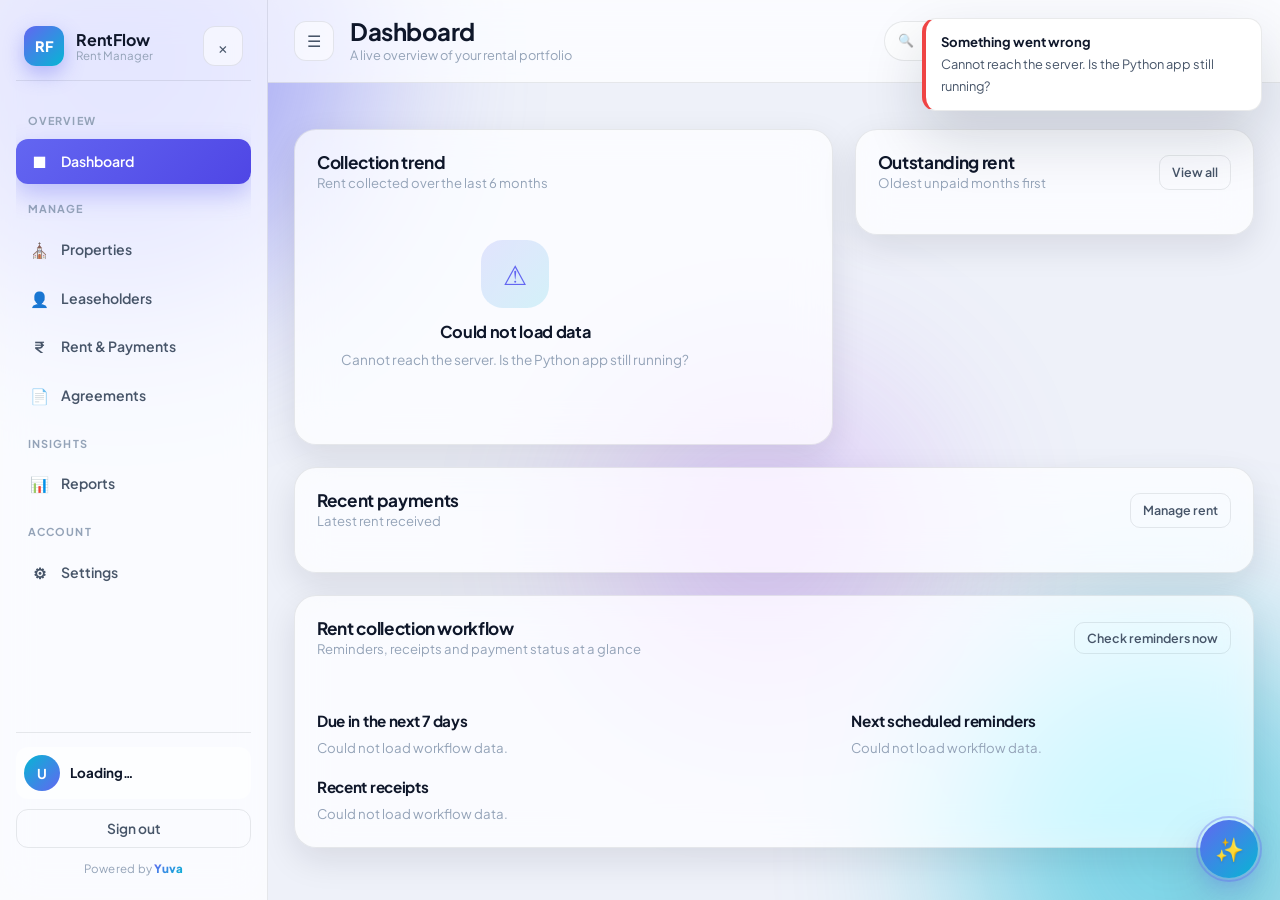
<file: index.html>
<!DOCTYPE html>
<html lang="en" data-theme="light">
<head>
  <meta charset="UTF-8" />
  <meta name="viewport" content="width=device-width, initial-scale=1.0, viewport-fit=cover" />
  <meta name="description" content="A simple, modern rent management system." />
  <title>Dashboard · RentFlow</title>

  <!-- PWA -->
  <link rel="manifest" href="/static/manifest.json" />
  <meta name="theme-color" content="#6366f1" media="(prefers-color-scheme: light)" />
  <meta name="theme-color" content="#070b18" media="(prefers-color-scheme: dark)" />
  <meta name="mobile-web-app-capable" content="yes" />
  <meta name="apple-mobile-web-app-capable" content="yes" />
  <meta name="apple-mobile-web-app-status-bar-style" content="default" />
  <meta name="apple-mobile-web-app-title" content="RentFlow" />
  <link rel="apple-touch-icon" href="/static/icons/apple-touch-icon.png" />

  <link rel="icon" type="image/svg+xml" href="/static/favicon.svg" />
  <link rel="preconnect" href="https://fonts.googleapis.com" />
  <link rel="preconnect" href="https://fonts.gstatic.com" crossorigin />
  <link href="https://fonts.googleapis.com/css2?family=Plus+Jakarta+Sans:wght@400;500;600;700;800&display=swap" rel="stylesheet" />
  <link rel="stylesheet" href="/static/css/style.css" />
  <script src="/static/js/theme.js"></script>
</head>
<body>
  <div class="bg-orbs" aria-hidden="true">
    <span class="orb orb-1"></span>
    <span class="orb orb-2"></span>
    <span class="orb orb-3"></span>
  </div>

  
<div class="app-shell">
  <aside class="sidebar" id="sidebar">
  <div class="brand">
    <div class="brand-mark">RF</div>
    <div class="brand-text">
      <strong>RentFlow</strong>
      <span>Rent Manager</span>
    </div>
    <button class="icon-btn sidebar-close" id="sidebarClose" aria-label="Close menu">&times;</button>
  </div>

  <nav class="nav">
    <p class="nav-label">Overview</p>
    <a href="/" class="nav-link active">
      <span class="nav-icon">&#9632;</span> Dashboard
    </a>

    <p class="nav-label">Manage</p>
    <a href="/properties" class="nav-link ">
      <span class="nav-icon">&#9962;</span> Properties
    </a>
    <a href="/tenants" class="nav-link ">
      <span class="nav-icon">&#128100;</span> Leaseholders
    </a>
    <a href="/payments" class="nav-link ">
      <span class="nav-icon">&#8377;</span> Rent &amp; Payments
    </a>
    <a href="/agreements" class="nav-link ">
      <span class="nav-icon">&#128196;</span> Agreements
    </a>

    <p class="nav-label">Insights</p>
    <a href="/reports" class="nav-link ">
      <span class="nav-icon">&#128202;</span> Reports
    </a>

    <p class="nav-label">Account</p>
    <a href="/settings" class="nav-link ">
      <span class="nav-icon">&#9881;</span> Settings
    </a>
  </nav>

  <div class="sidebar-footer">
    <div class="user-chip">
      <div class="avatar" id="sidebarAvatar">U</div>
      <div class="user-meta">
        <strong id="sidebarName">Loading…</strong>
        <span id="sidebarEmail"></span>
      </div>
    </div>
    <button class="btn btn-ghost btn-block" id="logoutBtn">Sign out</button>
    <p class="powered-by">Powered by <strong>Yuva</strong></p>
  </div>
</aside>
<div class="sidebar-backdrop" id="sidebarBackdrop"></div>

  <main class="main" id="main-content" tabindex="-1">
    
      <header class="topbar">
  <button class="icon-btn menu-btn" id="menuBtn" aria-label="Open menu">&#9776;</button>

  <div class="page-heading">
    <h1>Dashboard</h1>
    <p>A live overview of your rental portfolio</p>
  </div>

  <div class="topbar-actions">
    <div class="global-search" role="search">
      <span class="search-icon" aria-hidden="true">&#128269;</span>
      <label for="globalSearch" class="sr-only">Search leaseholders or properties</label>
      <input type="search" id="globalSearch" placeholder="Search leaseholders or properties…" autocomplete="off" aria-label="Search leaseholders or properties" />
      <div class="search-results" id="searchResults" hidden role="listbox" aria-label="Search results"></div>
    </div>

    <div class="notif-wrap">
      <button class="icon-btn" id="notifBell" aria-label="Notifications" title="Notifications">
        &#128276;
        <span class="notif-badge" id="notifBadge" hidden>0</span>
      </button>
      <div class="notif-panel" id="notifPanel" hidden>
        <div class="notif-panel-head">
          <h3>Notifications</h3>
          <button class="btn btn-ghost btn-sm" id="notifMarkAll">Mark all read</button>
        </div>
        <div id="notifList"><div class="notif-empty">Loading…</div></div>
      </div>
    </div>

    <button class="icon-btn theme-toggle" id="themeToggle" aria-label="Toggle theme" title="Toggle dark / light mode">
      <span class="theme-icon-light">&#9788;</span>
      <span class="theme-icon-dark">&#9789;</span>
    </button>
  </div>
</header>
    

    <div class="content">
      <section class="stat-grid" id="statGrid">
        <div class="skeleton-card"></div><div class="skeleton-card"></div>
        <div class="skeleton-card"></div><div class="skeleton-card"></div>
        <div class="skeleton-card"></div>
      </section>

      <section class="split-grid">
        <div class="glass card">
          <div class="card-head">
            <div>
              <h2>Collection trend</h2>
              <p>Rent collected over the last 6 months</p>
            </div>
          </div>
          <div class="chart" id="trendChart">
            <div class="loader-block"><span class="spinner"></span></div>
          </div>
        </div>

        <div class="glass card">
          <div class="card-head">
            <div>
              <h2>Outstanding rent</h2>
              <p>Oldest unpaid months first</p>
            </div>
            <a class="btn btn-ghost btn-sm" href="/payments">View all</a>
          </div>
          <div id="overdueList">
            <div class="loader-block"><span class="spinner"></span></div>
          </div>
        </div>
      </section>

      <section class="glass card">
        <div class="card-head">
          <div>
            <h2>Recent payments</h2>
            <p>Latest rent received</p>
          </div>
          <a class="btn btn-ghost btn-sm" href="/payments">Manage rent</a>
        </div>
        <div class="table-wrap" id="recentPayments">
          <div class="loader-block"><span class="spinner"></span></div>
        </div>
      </section>

      <!-- AI Reminder & Payment Workflow -->
      <section class="glass card">
        <div class="card-head">
          <div>
            <h2>Rent collection workflow</h2>
            <p>Reminders, receipts and payment status at a glance</p>
          </div>
          <button class="btn btn-ghost btn-sm" id="checkRemindersBtn">Check reminders now</button>
        </div>
        <section class="stat-grid three" id="workflowStats">
          <div class="skeleton-card"></div><div class="skeleton-card"></div><div class="skeleton-card"></div>
        </section>
        <div class="split-grid" style="margin-top:16px;">
          <div>
            <h3 class="workflow-section-title">Due in the next 7 days</h3>
            <div class="workflow-list" id="workflowUpcoming"><div class="loader-block"><span class="spinner"></span></div></div>
          </div>
          <div>
            <h3 class="workflow-section-title">Next scheduled reminders</h3>
            <div class="workflow-list" id="workflowReminders"><div class="loader-block"><span class="spinner"></span></div></div>
          </div>
        </div>
        <h3 class="workflow-section-title">Recent receipts</h3>
        <div class="workflow-list" id="workflowReceipts"><div class="loader-block"><span class="spinner"></span></div></div>
      </section>
    </div>
  </main>
</div>


  
  <!-- AI assistant: floating button + chat panel, present on every authenticated page -->
<button
  type="button"
  id="aiChatToggle"
  class="ai-chat-fab"
  aria-label="Open AI assistant"
  aria-haspopup="dialog"
  aria-expanded="false"
  aria-controls="aiChatPanel"
>
  <span class="ai-chat-fab-icon" aria-hidden="true">&#10024;</span>
</button>

<section
  id="aiChatPanel"
  class="ai-chat-panel"
  role="dialog"
  aria-label="AI assistant"
  aria-modal="false"
  hidden
>
  <header class="ai-chat-header">
    <div class="ai-chat-header-info">
      <span class="ai-chat-avatar" aria-hidden="true">&#129302;</span>
      <div>
        <p class="ai-chat-title">RentFlow Assistant</p>
        <p class="ai-chat-subtitle" id="aiChatStatus">Online</p>
      </div>
    </div>
    <div class="ai-chat-header-actions">
      <button type="button" class="icon-btn" id="aiChatThemeToggle" aria-label="Toggle theme" title="Toggle dark/light mode">&#9788;</button>
      <button type="button" class="icon-btn" id="aiChatClose" aria-label="Close AI assistant">&times;</button>
    </div>
  </header>

  <div class="ai-chat-messages" id="aiChatMessages" aria-live="polite"></div>

  <div class="ai-chat-suggestions" id="aiChatSuggestions">
    <button type="button" class="ai-chip">Pending rent</button>
    <button type="button" class="ai-chip">Vacant properties</button>
    <button type="button" class="ai-chip">This month's income</button>
    <button type="button" class="ai-chip">Next renewal</button>
  </div>

  <form class="ai-chat-input-row" id="aiChatForm">
    <label for="aiChatInput" class="sr-only">Ask the AI assistant</label>
    <input
      type="text"
      id="aiChatInput"
      autocomplete="off"
      maxlength="500"
      placeholder="Ask in English, Hindi or Hinglish…"
    />
    <button type="submit" class="ai-chat-send" id="aiChatSend" aria-label="Send message">&#10148;</button>
  </form>
</section>
  

  <div id="toast-stack" class="toast-stack" aria-live="polite"></div>

  <script src="/static/js/config.js"></script>
  <script src="/static/js/ui.js"></script>
  <script src="/static/js/api.js"></script>
  <script src="/static/js/pwa.js"></script>
  
  <script src="/static/js/chatbot.js"></script>
  <script src="/static/js/notifications.js"></script>
  
  
<script src="/static/js/layout.js"></script>
<script src="/static/js/dashboard.js"></script>

</body>
</html>
</file>
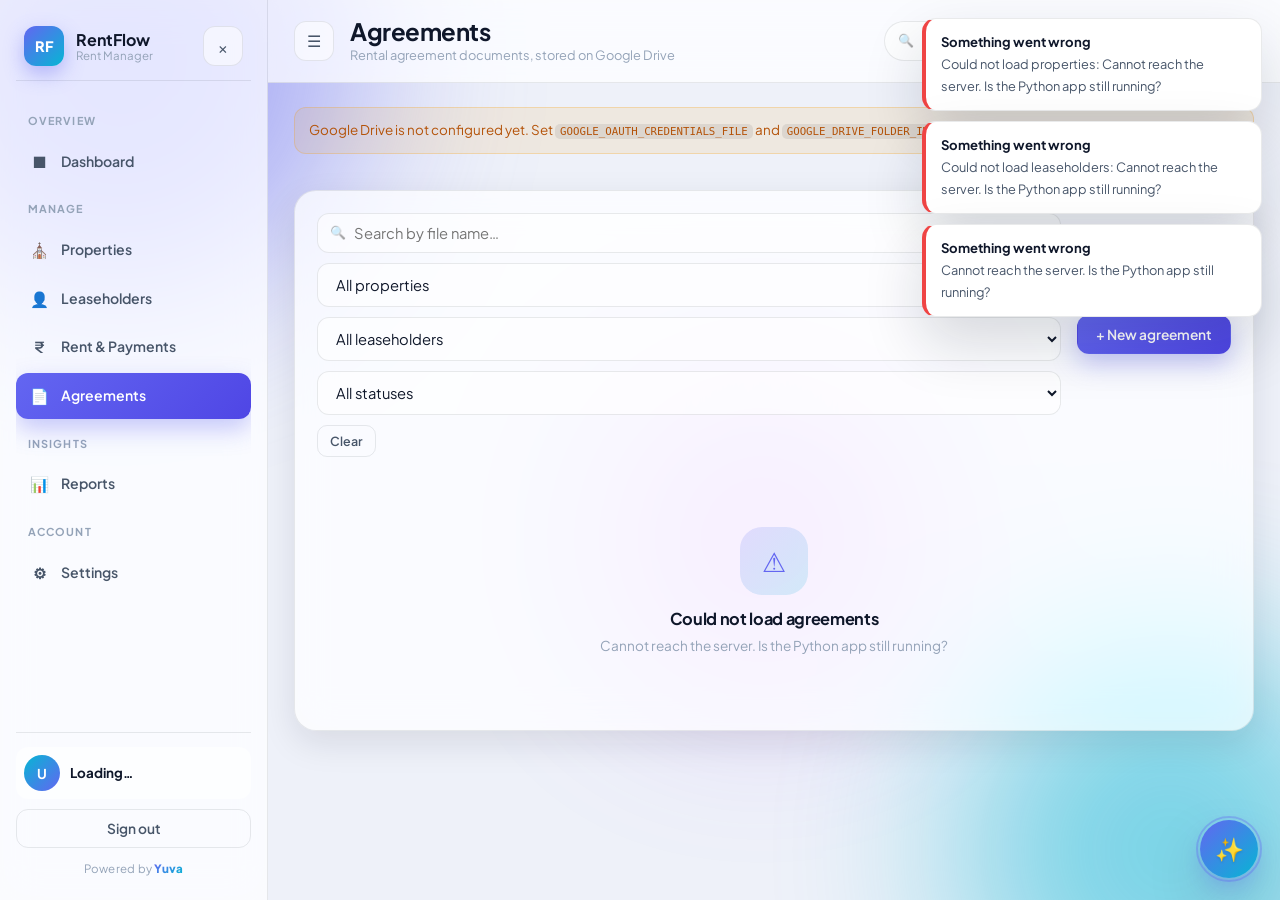
<file: agreements.html>
<!DOCTYPE html>
<html lang="en" data-theme="light">
<head>
  <meta charset="UTF-8" />
  <meta name="viewport" content="width=device-width, initial-scale=1.0, viewport-fit=cover" />
  <meta name="description" content="A simple, modern rent management system." />
  <title>Agreements · RentFlow</title>

  <!-- PWA -->
  <link rel="manifest" href="/static/manifest.json" />
  <meta name="theme-color" content="#6366f1" media="(prefers-color-scheme: light)" />
  <meta name="theme-color" content="#070b18" media="(prefers-color-scheme: dark)" />
  <meta name="mobile-web-app-capable" content="yes" />
  <meta name="apple-mobile-web-app-capable" content="yes" />
  <meta name="apple-mobile-web-app-status-bar-style" content="default" />
  <meta name="apple-mobile-web-app-title" content="RentFlow" />
  <link rel="apple-touch-icon" href="/static/icons/apple-touch-icon.png" />

  <link rel="icon" type="image/svg+xml" href="/static/favicon.svg" />
  <link rel="preconnect" href="https://fonts.googleapis.com" />
  <link rel="preconnect" href="https://fonts.gstatic.com" crossorigin />
  <link href="https://fonts.googleapis.com/css2?family=Plus+Jakarta+Sans:wght@400;500;600;700;800&display=swap" rel="stylesheet" />
  <link rel="stylesheet" href="/static/css/style.css" />
  <script src="/static/js/theme.js"></script>
</head>
<body>
  <div class="bg-orbs" aria-hidden="true">
    <span class="orb orb-1"></span>
    <span class="orb orb-2"></span>
    <span class="orb orb-3"></span>
  </div>

  
<div class="app-shell">
  <aside class="sidebar" id="sidebar">
  <div class="brand">
    <div class="brand-mark">RF</div>
    <div class="brand-text">
      <strong>RentFlow</strong>
      <span>Rent Manager</span>
    </div>
    <button class="icon-btn sidebar-close" id="sidebarClose" aria-label="Close menu">&times;</button>
  </div>

  <nav class="nav">
    <p class="nav-label">Overview</p>
    <a href="/" class="nav-link ">
      <span class="nav-icon">&#9632;</span> Dashboard
    </a>

    <p class="nav-label">Manage</p>
    <a href="/properties" class="nav-link ">
      <span class="nav-icon">&#9962;</span> Properties
    </a>
    <a href="/tenants" class="nav-link ">
      <span class="nav-icon">&#128100;</span> Leaseholders
    </a>
    <a href="/payments" class="nav-link ">
      <span class="nav-icon">&#8377;</span> Rent &amp; Payments
    </a>
    <a href="/agreements" class="nav-link active">
      <span class="nav-icon">&#128196;</span> Agreements
    </a>

    <p class="nav-label">Insights</p>
    <a href="/reports" class="nav-link ">
      <span class="nav-icon">&#128202;</span> Reports
    </a>

    <p class="nav-label">Account</p>
    <a href="/settings" class="nav-link ">
      <span class="nav-icon">&#9881;</span> Settings
    </a>
  </nav>

  <div class="sidebar-footer">
    <div class="user-chip">
      <div class="avatar" id="sidebarAvatar">U</div>
      <div class="user-meta">
        <strong id="sidebarName">Loading…</strong>
        <span id="sidebarEmail"></span>
      </div>
    </div>
    <button class="btn btn-ghost btn-block" id="logoutBtn">Sign out</button>
    <p class="powered-by">Powered by <strong>Yuva</strong></p>
  </div>
</aside>
<div class="sidebar-backdrop" id="sidebarBackdrop"></div>

  <main class="main">
    
      <header class="topbar">
  <button class="icon-btn menu-btn" id="menuBtn" aria-label="Open menu">&#9776;</button>

  <div class="page-heading">
    <h1>Agreements</h1>
    <p>Rental agreement documents, stored on Google Drive</p>
  </div>

  <div class="topbar-actions">
    <div class="global-search" role="search">
      <span class="search-icon" aria-hidden="true">&#128269;</span>
      <label for="globalSearch" class="sr-only">Search leaseholders or properties</label>
      <input type="search" id="globalSearch" placeholder="Search leaseholders or properties…" autocomplete="off" aria-label="Search leaseholders or properties" />
      <div class="search-results" id="searchResults" hidden role="listbox" aria-label="Search results"></div>
    </div>

    <div class="notif-wrap">
      <button class="icon-btn" id="notifBell" aria-label="Notifications" title="Notifications">
        &#128276;
        <span class="notif-badge" id="notifBadge" hidden>0</span>
      </button>
      <div class="notif-panel" id="notifPanel" hidden>
        <div class="notif-panel-head">
          <h3>Notifications</h3>
          <button class="btn btn-ghost btn-sm" id="notifMarkAll">Mark all read</button>
        </div>
        <div id="notifList"><div class="notif-empty">Loading…</div></div>
      </div>
    </div>

    <button class="icon-btn theme-toggle" id="themeToggle" aria-label="Toggle theme" title="Toggle dark / light mode">
      <span class="theme-icon-light">&#9788;</span>
      <span class="theme-icon-dark">&#9789;</span>
    </button>
  </div>
</header>
    

    <div class="content">
      
      <div class="alert alert-warn">
        Google Drive is not configured yet. Set <code>GOOGLE_OAUTH_CREDENTIALS_FILE</code> and
        <code>GOOGLE_DRIVE_FOLDER_ID</code> in <code>.env</code>, then restart the server.
      </div>
      

      <section class="glass card">
        <div class="card-head">
          <div class="filter-row">
            <div class="input-icon">
              <span>&#128269;</span>
              <input type="search" id="agreementSearch" placeholder="Search by file name…" />
            </div>
            <select id="agreementPropertyFilter" class="select">
              <option value="">All properties</option>
            </select>
            <select id="agreementTenantFilter" class="select">
              <option value="">All leaseholders</option>
            </select>
            <select id="agreementStatusFilter" class="select">
              <option value="all">All statuses</option>
              <option value="Active">Active</option>
              <option value="Expiring Soon">Expiring Soon</option>
              <option value="Expired">Expired</option>
            </select>
            <button class="btn btn-ghost btn-sm" id="agreementClearFilters">Clear</button>
          </div>
          <div class="head-actions">
            <button class="btn btn-primary" id="addAgreementBtn">+ New agreement</button>
          </div>
        </div>

        <div class="table-wrap" id="agreementTable">
          <div class="loader-block"><span class="spinner"></span></div>
        </div>
      </section>
    </div>
  </main>
</div>

<!-- New / edit agreement -->
<div class="modal" id="agreementModal" hidden>
  <div class="modal-backdrop" data-close></div>
  <div class="modal-card glass wide" role="dialog" aria-modal="true">
    <div class="modal-head">
      <h2 id="agreementModalTitle">New agreement</h2>
      <button class="icon-btn" data-close aria-label="Close">&times;</button>
    </div>
    <form id="agreementForm" class="modal-body">
      <input type="hidden" id="agreementId" />

      <!-- Source tabs: only shown when creating a new agreement -->
      <div class="field" id="agreementSourceField">
        <label>Document source *</label>
        <div class="tabs" id="agreementSourceTabs">
          <button type="button" class="tab active" data-source="upload">Upload file</button>
          <button type="button" class="tab" data-source="camera">Scan with camera</button>
        </div>
      </div>

      <!-- Upload panel -->
      <div id="uploadPanel">
        <div class="dropzone" id="dropZone">
          <div class="dropzone-icon">&#128196;</div>
          <p><strong>Drag &amp; drop</strong> a PDF, JPG or PNG here</p>
          <p class="muted">or</p>
          <button type="button" class="btn btn-soft btn-sm" id="browseFileBtn">Choose file</button>
          <input type="file" id="fileInput" accept=".pdf,.jpg,.jpeg,.png" hidden />
        </div>
        <div class="file-chip" id="fileChip" hidden>
          <span class="file-chip-icon">&#128196;</span>
          <div class="file-chip-info">
            <strong id="fileChipName"></strong>
            <span id="fileChipMeta" class="cell-sub"></span>
          </div>
          <button type="button" class="icon-btn" id="fileChipRemove" aria-label="Remove file">&times;</button>
        </div>
      </div>

      <!-- Camera panel -->
      <div id="cameraPanel" hidden>
        <div class="camera-frame">
          <video id="cameraVideo" autoplay playsinline muted></video>
          <canvas id="cameraCanvas" hidden></canvas>
        </div>
        <div class="head-actions" style="margin-top:10px;">
          <button type="button" class="btn btn-soft btn-sm" id="startCameraBtn">Start camera</button>
          <button type="button" class="btn btn-primary btn-sm" id="captureBtn" disabled>&#128247; Capture page</button>
        </div>
        <p class="muted" id="cameraHint">Works on both mobile and desktop browsers with camera access.</p>

        <div class="page-strip" id="pageStrip"></div>
      </div>

      <div class="grid-2" style="margin-top:14px;">
        <div class="field">
          <label for="agreementProperty">Property</label>
          <select id="agreementProperty" class="select">
            <option value="">— Not linked —</option>
          </select>
        </div>
        <div class="field">
          <label for="agreementTenant">Leaseholder</label>
          <select id="agreementTenant" class="select">
            <option value="">— Not linked —</option>
          </select>
        </div>
      </div>
      <div class="grid-2">
        <div class="field">
          <label for="agreementStart">Agreement start date</label>
          <input type="date" id="agreementStart" />
        </div>
        <div class="field">
          <label for="agreementEnd">Agreement end date</label>
          <input type="date" id="agreementEnd" />
        </div>
      </div>
      <div class="field">
        <label for="agreementNotes">Notes</label>
        <textarea id="agreementNotes" rows="2" maxlength="1000" placeholder="Optional notes"></textarea>
      </div>

      <div class="field" id="agreementProgressField" hidden>
        <label>Uploading…</label>
        <div class="mini-bar"><i id="agreementProgressBar" style="width:0%"></i></div>
      </div>

      <div class="modal-foot">
        <button type="button" class="btn btn-ghost" data-close>Cancel</button>
        <button type="submit" class="btn btn-primary" id="agreementSubmit">
          <span class="btn-label">Save agreement</span>
          <span class="spinner spinner-sm" hidden></span>
        </button>
      </div>
    </form>
  </div>
</div>

<!-- Replace file -->
<div class="modal" id="replaceModal" hidden>
  <div class="modal-backdrop" data-close></div>
  <div class="modal-card glass small" role="dialog" aria-modal="true">
    <div class="modal-head">
      <h2>Replace document</h2>
      <button class="icon-btn" data-close aria-label="Close">&times;</button>
    </div>
    <form id="replaceForm" class="modal-body">
      <input type="hidden" id="replaceAgreementId" />
      <div class="dropzone" id="replaceDropZone">
        <div class="dropzone-icon">&#128196;</div>
        <p><strong>Drag &amp; drop</strong> the new file here</p>
        <p class="muted">or</p>
        <button type="button" class="btn btn-soft btn-sm" id="replaceBrowseBtn">Choose file</button>
        <input type="file" id="replaceFileInput" accept=".pdf,.jpg,.jpeg,.png" hidden />
      </div>
      <div class="file-chip" id="replaceFileChip" hidden>
        <span class="file-chip-icon">&#128196;</span>
        <div class="file-chip-info">
          <strong id="replaceFileChipName"></strong>
          <span id="replaceFileChipMeta" class="cell-sub"></span>
        </div>
        <button type="button" class="icon-btn" id="replaceFileChipRemove" aria-label="Remove file">&times;</button>
      </div>
      <div class="field" id="replaceProgressField" hidden>
        <label>Uploading…</label>
        <div class="mini-bar"><i id="replaceProgressBar" style="width:0%"></i></div>
      </div>
      <div class="modal-foot">
        <button type="button" class="btn btn-ghost" data-close>Cancel</button>
        <button type="submit" class="btn btn-primary" id="replaceSubmit">
          <span class="btn-label">Replace</span>
          <span class="spinner spinner-sm" hidden></span>
        </button>
      </div>
    </form>
  </div>
</div>


  
  <!-- AI assistant: floating button + chat panel, present on every authenticated page -->
<button
  type="button"
  id="aiChatToggle"
  class="ai-chat-fab"
  aria-label="Open AI assistant"
  aria-haspopup="dialog"
  aria-expanded="false"
  aria-controls="aiChatPanel"
>
  <span class="ai-chat-fab-icon" aria-hidden="true">&#10024;</span>
</button>

<section
  id="aiChatPanel"
  class="ai-chat-panel"
  role="dialog"
  aria-label="AI assistant"
  aria-modal="false"
  hidden
>
  <header class="ai-chat-header">
    <div class="ai-chat-header-info">
      <span class="ai-chat-avatar" aria-hidden="true">&#129302;</span>
      <div>
        <p class="ai-chat-title">RentFlow Assistant</p>
        <p class="ai-chat-subtitle" id="aiChatStatus">Online</p>
      </div>
    </div>
    <div class="ai-chat-header-actions">
      <button type="button" class="icon-btn" id="aiChatThemeToggle" aria-label="Toggle theme" title="Toggle dark/light mode">&#9788;</button>
      <button type="button" class="icon-btn" id="aiChatClose" aria-label="Close AI assistant">&times;</button>
    </div>
  </header>

  <div class="ai-chat-messages" id="aiChatMessages" aria-live="polite"></div>

  <div class="ai-chat-suggestions" id="aiChatSuggestions">
    <button type="button" class="ai-chip">Pending rent</button>
    <button type="button" class="ai-chip">Vacant properties</button>
    <button type="button" class="ai-chip">This month's income</button>
    <button type="button" class="ai-chip">Next renewal</button>
  </div>

  <form class="ai-chat-input-row" id="aiChatForm">
    <label for="aiChatInput" class="sr-only">Ask the AI assistant</label>
    <input
      type="text"
      id="aiChatInput"
      autocomplete="off"
      maxlength="500"
      placeholder="Ask in English, Hindi or Hinglish…"
    />
    <button type="submit" class="ai-chat-send" id="aiChatSend" aria-label="Send message">&#10148;</button>
  </form>
</section>
  

  <div id="toast-stack" class="toast-stack" aria-live="polite"></div>

  <script src="/static/js/config.js"></script>
  <script src="/static/js/ui.js"></script>
  <script src="/static/js/api.js"></script>
  <script src="/static/js/pwa.js"></script>
  
  <script src="/static/js/chatbot.js"></script>
  <script src="/static/js/notifications.js"></script>
  
  
<script src="/static/js/layout.js"></script>
<script src="/static/js/scanner.js"></script>
<script src="/static/js/agreements.js"></script>

</body>
</html>
</file>
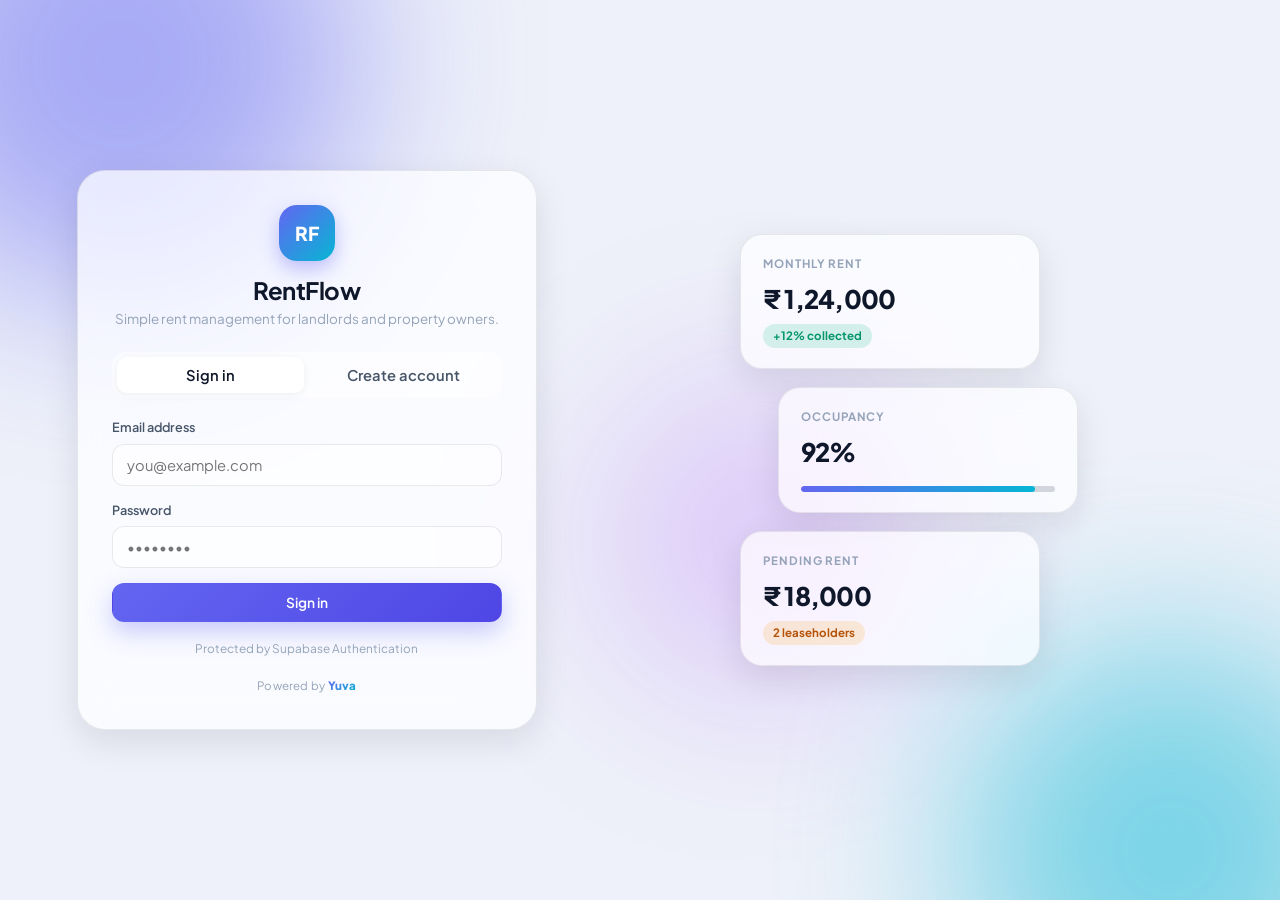
<file: login.html>
<!DOCTYPE html>
<html lang="en" data-theme="light">
<head>
  <meta charset="UTF-8" />
  <meta name="viewport" content="width=device-width, initial-scale=1.0, viewport-fit=cover" />
  <meta name="description" content="A simple, modern rent management system." />
  <title>Sign in · RentFlow</title>

  <!-- PWA -->
  <link rel="manifest" href="/static/manifest.json" />
  <meta name="theme-color" content="#6366f1" media="(prefers-color-scheme: light)" />
  <meta name="theme-color" content="#070b18" media="(prefers-color-scheme: dark)" />
  <meta name="mobile-web-app-capable" content="yes" />
  <meta name="apple-mobile-web-app-capable" content="yes" />
  <meta name="apple-mobile-web-app-status-bar-style" content="default" />
  <meta name="apple-mobile-web-app-title" content="RentFlow" />
  <link rel="apple-touch-icon" href="/static/icons/apple-touch-icon.png" />

  <link rel="icon" type="image/svg+xml" href="/static/favicon.svg" />
  <link rel="preconnect" href="https://fonts.googleapis.com" />
  <link rel="preconnect" href="https://fonts.gstatic.com" crossorigin />
  <link href="https://fonts.googleapis.com/css2?family=Plus+Jakarta+Sans:wght@400;500;600;700;800&display=swap" rel="stylesheet" />
  <link rel="stylesheet" href="/static/css/style.css" />
  <script src="/static/js/theme.js"></script>
</head>
<body>
  <div class="bg-orbs" aria-hidden="true">
    <span class="orb orb-1"></span>
    <span class="orb orb-2"></span>
    <span class="orb orb-3"></span>
  </div>

  
<main class="auth-wrap" id="main-content" tabindex="-1">
  <section class="auth-card glass">
    <div class="auth-brand">
      <div class="brand-mark lg">RF</div>
      <h1>RentFlow</h1>
      <p>Simple rent management for landlords and property owners.</p>
    </div>

    

    

    <div class="tabs" id="authTabs">
      <button class="tab active" data-tab="login">Sign in</button>
      <button class="tab" data-tab="signup">Create account</button>
    </div>

    <form class="auth-form" id="loginForm" autocomplete="on">
      <div class="field">
        <label for="loginEmail">Email address</label>
        <input type="email" id="loginEmail" name="email" placeholder="you@example.com" required />
      </div>
      <div class="field">
        <label for="loginPassword">Password</label>
        <input type="password" id="loginPassword" name="password" placeholder="••••••••" required />
      </div>
      <button type="submit" class="btn btn-primary btn-block" id="loginSubmit">
        <span class="btn-label">Sign in</span>
        <span class="spinner spinner-sm" hidden></span>
      </button>
    </form>

    
    <form class="auth-form" id="signupForm" hidden autocomplete="on">
      <div class="field">
        <label for="signupName">Full name</label>
        <input type="text" id="signupName" name="full_name" placeholder="Your name" required minlength="2" />
      </div>
      <div class="field">
        <label for="signupEmail">Email address</label>
        <input type="email" id="signupEmail" name="email" placeholder="you@example.com" required />
      </div>
      <div class="field">
        <label for="signupPassword">Password</label>
        <input type="password" id="signupPassword" name="password" placeholder="At least 6 characters" required minlength="6" />
      </div>
      <button type="submit" class="btn btn-primary btn-block" id="signupSubmit">
        <span class="btn-label">Create account</span>
        <span class="spinner spinner-sm" hidden></span>
      </button>
    </form>
    

    <p class="auth-foot">Protected by Supabase Authentication</p>
    <p class="auth-foot powered-by">Powered by <strong>Yuva</strong></p>
  </section>

  <section class="auth-showcase">
    <div class="showcase-card glass float-a">
      <span class="showcase-label">Monthly rent</span>
      <strong>₹ 1,24,000</strong>
      <span class="pill pill-success">+12% collected</span>
    </div>
    <div class="showcase-card glass float-b">
      <span class="showcase-label">Occupancy</span>
      <strong>92%</strong>
      <div class="mini-bar"><i style="width:92%"></i></div>
    </div>
    <div class="showcase-card glass float-c">
      <span class="showcase-label">Pending rent</span>
      <strong>₹ 18,000</strong>
      <span class="pill pill-warn">2 leaseholders</span>
    </div>
  </section>
</main>


  

  <div id="toast-stack" class="toast-stack" aria-live="polite"></div>

  <script src="/static/js/config.js"></script>
  <script src="/static/js/ui.js"></script>
  <script src="/static/js/api.js"></script>
  <script src="/static/js/pwa.js"></script>
  
  
<script src="/static/js/login.js"></script>

</body>
</html>
</file>
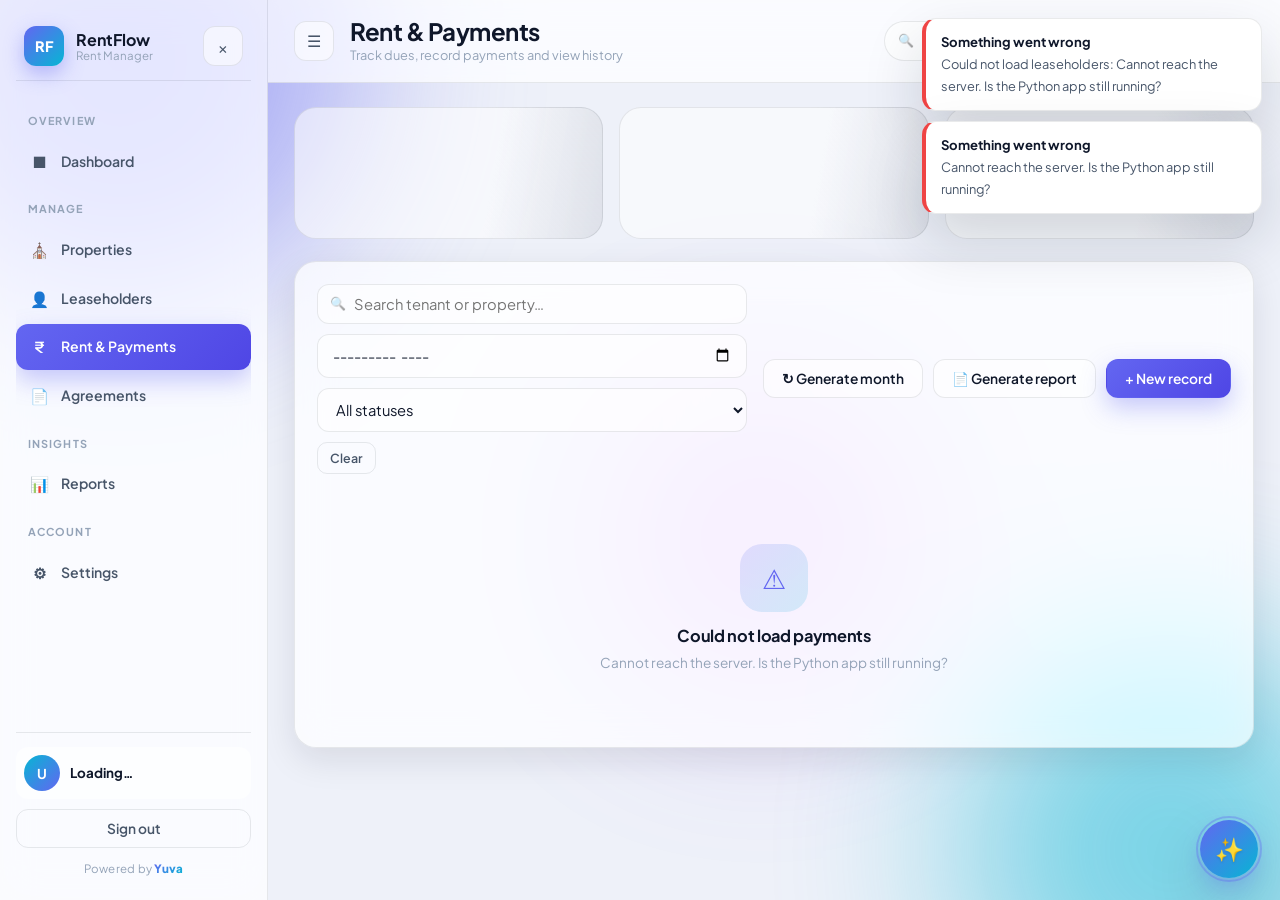
<file: payments.html>
<!DOCTYPE html>
<html lang="en" data-theme="light">
<head>
  <meta charset="UTF-8" />
  <meta name="viewport" content="width=device-width, initial-scale=1.0, viewport-fit=cover" />
  <meta name="description" content="A simple, modern rent management system." />
  <title>Rent &amp; Payments · RentFlow</title>

  <!-- PWA -->
  <link rel="manifest" href="/static/manifest.json" />
  <meta name="theme-color" content="#6366f1" media="(prefers-color-scheme: light)" />
  <meta name="theme-color" content="#070b18" media="(prefers-color-scheme: dark)" />
  <meta name="mobile-web-app-capable" content="yes" />
  <meta name="apple-mobile-web-app-capable" content="yes" />
  <meta name="apple-mobile-web-app-status-bar-style" content="default" />
  <meta name="apple-mobile-web-app-title" content="RentFlow" />
  <link rel="apple-touch-icon" href="/static/icons/apple-touch-icon.png" />

  <link rel="icon" type="image/svg+xml" href="/static/favicon.svg" />
  <link rel="preconnect" href="https://fonts.googleapis.com" />
  <link rel="preconnect" href="https://fonts.gstatic.com" crossorigin />
  <link href="https://fonts.googleapis.com/css2?family=Plus+Jakarta+Sans:wght@400;500;600;700;800&display=swap" rel="stylesheet" />
  <link rel="stylesheet" href="/static/css/style.css" />
  <script src="/static/js/theme.js"></script>
</head>
<body>
  <div class="bg-orbs" aria-hidden="true">
    <span class="orb orb-1"></span>
    <span class="orb orb-2"></span>
    <span class="orb orb-3"></span>
  </div>

  
<div class="app-shell">
  <aside class="sidebar" id="sidebar">
  <div class="brand">
    <div class="brand-mark">RF</div>
    <div class="brand-text">
      <strong>RentFlow</strong>
      <span>Rent Manager</span>
    </div>
    <button class="icon-btn sidebar-close" id="sidebarClose" aria-label="Close menu">&times;</button>
  </div>

  <nav class="nav">
    <p class="nav-label">Overview</p>
    <a href="/" class="nav-link ">
      <span class="nav-icon">&#9632;</span> Dashboard
    </a>

    <p class="nav-label">Manage</p>
    <a href="/properties" class="nav-link ">
      <span class="nav-icon">&#9962;</span> Properties
    </a>
    <a href="/tenants" class="nav-link ">
      <span class="nav-icon">&#128100;</span> Leaseholders
    </a>
    <a href="/payments" class="nav-link active">
      <span class="nav-icon">&#8377;</span> Rent &amp; Payments
    </a>
    <a href="/agreements" class="nav-link ">
      <span class="nav-icon">&#128196;</span> Agreements
    </a>

    <p class="nav-label">Insights</p>
    <a href="/reports" class="nav-link ">
      <span class="nav-icon">&#128202;</span> Reports
    </a>

    <p class="nav-label">Account</p>
    <a href="/settings" class="nav-link ">
      <span class="nav-icon">&#9881;</span> Settings
    </a>
  </nav>

  <div class="sidebar-footer">
    <div class="user-chip">
      <div class="avatar" id="sidebarAvatar">U</div>
      <div class="user-meta">
        <strong id="sidebarName">Loading…</strong>
        <span id="sidebarEmail"></span>
      </div>
    </div>
    <button class="btn btn-ghost btn-block" id="logoutBtn">Sign out</button>
    <p class="powered-by">Powered by <strong>Yuva</strong></p>
  </div>
</aside>
<div class="sidebar-backdrop" id="sidebarBackdrop"></div>

  <main class="main" id="main-content" tabindex="-1">
    
      <header class="topbar">
  <button class="icon-btn menu-btn" id="menuBtn" aria-label="Open menu">&#9776;</button>

  <div class="page-heading">
    <h1>Rent & Payments</h1>
    <p>Track dues, record payments and view history</p>
  </div>

  <div class="topbar-actions">
    <div class="global-search" role="search">
      <span class="search-icon" aria-hidden="true">&#128269;</span>
      <label for="globalSearch" class="sr-only">Search leaseholders or properties</label>
      <input type="search" id="globalSearch" placeholder="Search leaseholders or properties…" autocomplete="off" aria-label="Search leaseholders or properties" />
      <div class="search-results" id="searchResults" hidden role="listbox" aria-label="Search results"></div>
    </div>

    <div class="notif-wrap">
      <button class="icon-btn" id="notifBell" aria-label="Notifications" title="Notifications">
        &#128276;
        <span class="notif-badge" id="notifBadge" hidden>0</span>
      </button>
      <div class="notif-panel" id="notifPanel" hidden>
        <div class="notif-panel-head">
          <h3>Notifications</h3>
          <button class="btn btn-ghost btn-sm" id="notifMarkAll">Mark all read</button>
        </div>
        <div id="notifList"><div class="notif-empty">Loading…</div></div>
      </div>
    </div>

    <button class="icon-btn theme-toggle" id="themeToggle" aria-label="Toggle theme" title="Toggle dark / light mode">
      <span class="theme-icon-light">&#9788;</span>
      <span class="theme-icon-dark">&#9789;</span>
    </button>
  </div>
</header>
    

    <div class="content">
      <section class="stat-grid three" id="paymentTotals">
        <div class="skeleton-card"></div><div class="skeleton-card"></div><div class="skeleton-card"></div>
      </section>

      <section class="glass card">
        <div class="card-head">
          <div class="filter-row">
            <div class="input-icon">
              <span>&#128269;</span>
              <input type="search" id="paymentSearch" placeholder="Search tenant or property…" />
            </div>
            <input type="month" id="paymentMonthFilter" class="select" />
            <select id="paymentStatusFilter" class="select">
              <option value="all">All statuses</option>
              <option value="Pending">Pending</option>
              <option value="Partial">Partial</option>
              <option value="Paid">Paid</option>
            </select>
            <button class="btn btn-ghost btn-sm" id="clearFilters">Clear</button>
          </div>
          <div class="head-actions">
            <button class="btn btn-soft" id="generateBtn">&#8635; Generate month</button>
            <button class="btn btn-soft" id="reportBtn">&#128196; Generate report</button>
            <button class="btn btn-primary" id="addPaymentBtn">+ New record</button>
          </div>
        </div>

        <div class="table-wrap" id="paymentTable">
          <div class="loader-block"><span class="spinner"></span></div>
        </div>
      </section>
    </div>
  </main>
</div>

<!-- Create / edit rent record -->
<div class="modal" id="paymentModal" hidden>
  <div class="modal-backdrop" data-close></div>
  <div class="modal-card glass" role="dialog" aria-modal="true">
    <div class="modal-head">
      <h2 id="paymentModalTitle">New rent record</h2>
      <button class="icon-btn" data-close aria-label="Close">&times;</button>
    </div>
    <form id="paymentForm" class="modal-body">
      <input type="hidden" id="paymentId" />
      <div class="grid-2">
        <div class="field">
          <label for="paymentTenant">Leaseholder *</label>
          <select id="paymentTenant" class="select" required>
            <option value="">Select a tenant</option>
          </select>
        </div>
        <div class="field">
          <label for="paymentMonth">Rent month *</label>
          <input type="month" id="paymentMonth" required />
        </div>
      </div>
      <div class="grid-2">
        <div class="field">
          <label for="paymentDue">Amount due *</label>
          <input type="number" id="paymentDue" min="0" step="0.01" required />
        </div>
        <div class="field">
          <label for="paymentPaid">Amount paid</label>
          <input type="number" id="paymentPaid" min="0" step="0.01" value="0" />
        </div>
      </div>
      <div class="grid-2">
        <div class="field">
          <label for="paymentDate">Payment date</label>
          <input type="date" id="paymentDate" />
        </div>
        <div class="field">
          <label for="paymentMethod">Payment method</label>
          <select id="paymentMethod" class="select">
            <option value="">— None —</option>
            <option>Cash</option>
            <option>Bank Transfer</option>
            <option>UPI</option>
            <option>Card</option>
            <option>Cheque</option>
            <option>Other</option>
          </select>
        </div>
      </div>

      <!-- New: payment type -->
      <div class="field">
        <label>Payment type *</label>
        <div class="tabs" id="paymentTypeTabs" role="radiogroup">
          <button type="button" class="tab active" data-type="Cash">Cash</button>
          <button type="button" class="tab" data-type="Online">Online</button>
          <button type="button" class="tab" data-type="Hybrid">Hybrid</button>
        </div>
        <input type="hidden" id="paymentType" value="Cash" />
      </div>
      <div class="field" id="paymentTypeNoteField" hidden>
        <label for="paymentTypeNote">Hybrid breakdown *</label>
        <input type="text" id="paymentTypeNote" maxlength="300" placeholder="e.g. ₹5,000 Cash + ₹10,000 UPI" />
      </div>

      <div class="field">
        <label for="paymentNotes">Notes</label>
        <textarea id="paymentNotes" rows="2" maxlength="500" placeholder="Optional notes"></textarea>
      </div>
      <div class="modal-foot">
        <button type="button" class="btn btn-ghost" data-close>Cancel</button>
        <button type="submit" class="btn btn-primary" id="paymentSubmit">
          <span class="btn-label">Save record</span>
          <span class="spinner spinner-sm" hidden></span>
        </button>
      </div>
    </form>
  </div>
</div>

<!-- Mark rent paid -->
<div class="modal" id="payModal" hidden>
  <div class="modal-backdrop" data-close></div>
  <div class="modal-card glass" role="dialog" aria-modal="true">
    <div class="modal-head">
      <h2>Mark rent paid</h2>
      <button class="icon-btn" data-close aria-label="Close">&times;</button>
    </div>
    <form id="payForm" class="modal-body">
      <input type="hidden" id="payRecordId" />
      <div class="pay-summary" id="paySummary"></div>
      <div class="grid-2">
        <div class="field">
          <label for="payAmount">Amount received *</label>
          <input type="number" id="payAmount" min="0" step="0.01" required />
        </div>
        <div class="field">
          <label for="payDate">Payment date *</label>
          <input type="date" id="payDate" required />
        </div>
      </div>
      <div class="field">
        <label for="payMethod">Payment method *</label>
        <select id="payMethod" class="select" required>
          <option>Cash</option>
          <option>UPI</option>
          <option>Bank Transfer</option>
          <option>IMPS</option>
          <option>NEFT</option>
          <option>RTGS</option>
          <option>Credit Card</option>
          <option>Debit Card</option>
          <option>Cheque</option>
          <option>Wallet</option>
          <option>Other</option>
        </select>
      </div>

      <!-- New: payment type -->
      <div class="field">
        <label>Payment type *</label>
        <div class="tabs" id="payTypeTabs" role="radiogroup">
          <button type="button" class="tab active" data-type="Cash">Cash</button>
          <button type="button" class="tab" data-type="Online">Online</button>
          <button type="button" class="tab" data-type="Mixed Payment">Mixed Payment</button>
        </div>
        <input type="hidden" id="payType" value="Cash" />
      </div>
      <div class="field" id="payTypeNoteField" hidden>
        <label for="payTypeNote">Mixed payment breakdown *</label>
        <input type="text" id="payTypeNote" maxlength="300" placeholder="e.g. ₹5,000 Cash + ₹10,000 UPI" />
      </div>

      <!-- Workflow: online reference fields, required for non-cash methods -->
      <div class="field" id="payReferenceField" hidden>
        <label for="payReference">Transaction ID / UTR / Reference *</label>
        <input type="text" id="payReference" maxlength="120" placeholder="e.g. UTR / transaction ID" />
      </div>
      <div class="field" id="payReceiverField" hidden>
        <label for="payReceiver">Receiver name (optional)</label>
        <input type="text" id="payReceiver" maxlength="120" placeholder="Who received the cash?" />
      </div>

      <div class="field">
        <label for="payNotes">Notes</label>
        <input type="text" id="payNotes" maxlength="500" placeholder="Receipt no., reference…" />
      </div>
      <p class="muted workflow-hint">
        Confirming generates a receipt automatically. If the balance is fully cleared, next
        month's rent record is scheduled; otherwise a reminder is scheduled for the remainder.
      </p>
      <div class="modal-foot">
        <button type="button" class="btn btn-ghost" data-close>Cancel</button>
        <button type="submit" class="btn btn-primary" id="paySubmit">
          <span class="btn-label">Confirm payment</span>
          <span class="spinner spinner-sm" hidden></span>
        </button>
      </div>
    </form>
  </div>
</div>

<!-- Generate month -->
<div class="modal" id="generateModal" hidden>
  <div class="modal-backdrop" data-close></div>
  <div class="modal-card glass small" role="dialog" aria-modal="true">
    <div class="modal-head">
      <h2>Generate rent records</h2>
      <button class="icon-btn" data-close aria-label="Close">&times;</button>
    </div>
    <form id="generateForm" class="modal-body">
      <p class="muted">
        Creates a pending rent record for every active tenant whose agreement covers
        the selected month. Existing records are never overwritten.
      </p>
      <div class="field">
        <label for="generateMonth">Rent month *</label>
        <input type="month" id="generateMonth" required />
      </div>
      <div class="modal-foot">
        <button type="button" class="btn btn-ghost" data-close>Cancel</button>
        <button type="submit" class="btn btn-primary" id="generateSubmit">
          <span class="btn-label">Generate</span>
          <span class="spinner spinner-sm" hidden></span>
        </button>
      </div>
    </form>
  </div>
</div>

<!-- Generate report -->
<div class="modal" id="reportModal" hidden>
  <div class="modal-backdrop" data-close></div>
  <div class="modal-card glass small" role="dialog" aria-modal="true">
    <div class="modal-head">
      <h2>Generate report</h2>
      <button class="icon-btn" data-close aria-label="Close">&times;</button>
    </div>
    <form id="reportForm" class="modal-body">
      <p class="muted">
        Download a professional PDF report of rent collection for the chosen period.
      </p>
      <div class="field">
        <label for="reportRange">Period *</label>
        <select id="reportRange" class="select" required>
          <option value="all">Till today (all records)</option>
          <option value="6m">Last 6 months</option>
          <option value="12m">Last 12 months</option>
          <option value="24m">Last 2 years</option>
        </select>
      </div>
      <div class="modal-foot">
        <button type="button" class="btn btn-ghost" data-close>Cancel</button>
        <button type="submit" class="btn btn-primary" id="reportSubmit">
          <span class="btn-label">Download PDF</span>
          <span class="spinner spinner-sm" hidden></span>
        </button>
      </div>
    </form>
  </div>
</div>

<!-- Payment history drawer -->
<div class="modal" id="historyModal" hidden>
  <div class="modal-backdrop" data-close></div>
  <div class="modal-card glass wide" role="dialog" aria-modal="true">
    <div class="modal-head">
      <h2>Payment details</h2>
      <button class="icon-btn" data-close aria-label="Close">&times;</button>
    </div>
    <div class="modal-body" id="historyBody"></div>
  </div>
</div>


  
  <!-- AI assistant: floating button + chat panel, present on every authenticated page -->
<button
  type="button"
  id="aiChatToggle"
  class="ai-chat-fab"
  aria-label="Open AI assistant"
  aria-haspopup="dialog"
  aria-expanded="false"
  aria-controls="aiChatPanel"
>
  <span class="ai-chat-fab-icon" aria-hidden="true">&#10024;</span>
</button>

<section
  id="aiChatPanel"
  class="ai-chat-panel"
  role="dialog"
  aria-label="AI assistant"
  aria-modal="false"
  hidden
>
  <header class="ai-chat-header">
    <div class="ai-chat-header-info">
      <span class="ai-chat-avatar" aria-hidden="true">&#129302;</span>
      <div>
        <p class="ai-chat-title">RentFlow Assistant</p>
        <p class="ai-chat-subtitle" id="aiChatStatus">Online</p>
      </div>
    </div>
    <div class="ai-chat-header-actions">
      <button type="button" class="icon-btn" id="aiChatThemeToggle" aria-label="Toggle theme" title="Toggle dark/light mode">&#9788;</button>
      <button type="button" class="icon-btn" id="aiChatClose" aria-label="Close AI assistant">&times;</button>
    </div>
  </header>

  <div class="ai-chat-messages" id="aiChatMessages" aria-live="polite"></div>

  <div class="ai-chat-suggestions" id="aiChatSuggestions">
    <button type="button" class="ai-chip">Pending rent</button>
    <button type="button" class="ai-chip">Vacant properties</button>
    <button type="button" class="ai-chip">This month's income</button>
    <button type="button" class="ai-chip">Next renewal</button>
  </div>

  <form class="ai-chat-input-row" id="aiChatForm">
    <label for="aiChatInput" class="sr-only">Ask the AI assistant</label>
    <input
      type="text"
      id="aiChatInput"
      autocomplete="off"
      maxlength="500"
      placeholder="Ask in English, Hindi or Hinglish…"
    />
    <button type="submit" class="ai-chat-send" id="aiChatSend" aria-label="Send message">&#10148;</button>
  </form>
</section>
  

  <div id="toast-stack" class="toast-stack" aria-live="polite"></div>

  <script src="/static/js/config.js"></script>
  <script src="/static/js/ui.js"></script>
  <script src="/static/js/api.js"></script>
  <script src="/static/js/pwa.js"></script>
  
  <script src="/static/js/chatbot.js"></script>
  <script src="/static/js/notifications.js"></script>
  
  
<script src="/static/js/layout.js"></script>
<script src="/static/js/payments.js"></script>

</body>
</html>
</file>
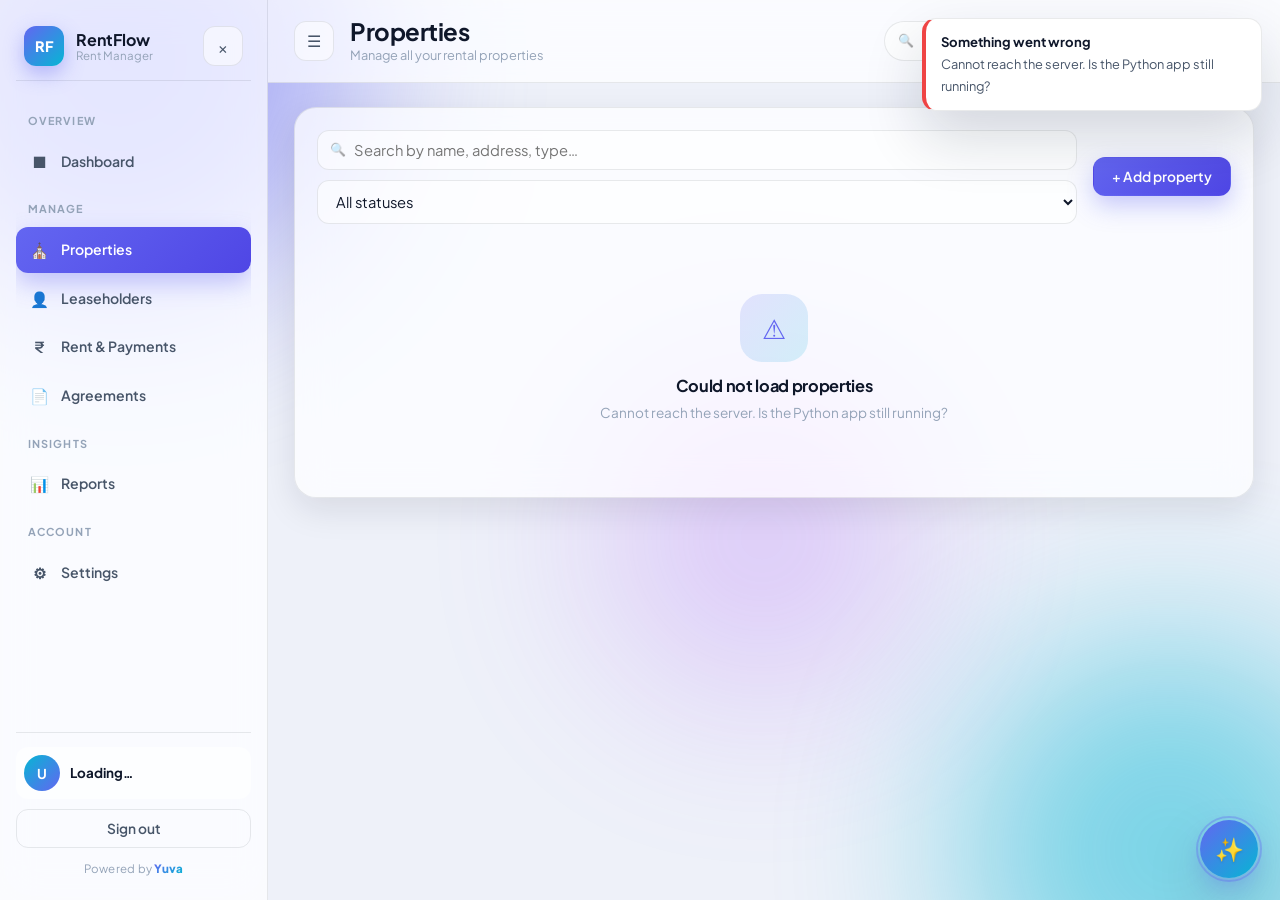
<file: properties.html>
<!DOCTYPE html>
<html lang="en" data-theme="light">
<head>
  <meta charset="UTF-8" />
  <meta name="viewport" content="width=device-width, initial-scale=1.0, viewport-fit=cover" />
  <meta name="description" content="A simple, modern rent management system." />
  <title>Properties · RentFlow</title>

  <!-- PWA -->
  <link rel="manifest" href="/static/manifest.json" />
  <meta name="theme-color" content="#6366f1" media="(prefers-color-scheme: light)" />
  <meta name="theme-color" content="#070b18" media="(prefers-color-scheme: dark)" />
  <meta name="mobile-web-app-capable" content="yes" />
  <meta name="apple-mobile-web-app-capable" content="yes" />
  <meta name="apple-mobile-web-app-status-bar-style" content="default" />
  <meta name="apple-mobile-web-app-title" content="RentFlow" />
  <link rel="apple-touch-icon" href="/static/icons/apple-touch-icon.png" />

  <link rel="icon" type="image/svg+xml" href="/static/favicon.svg" />
  <link rel="preconnect" href="https://fonts.googleapis.com" />
  <link rel="preconnect" href="https://fonts.gstatic.com" crossorigin />
  <link href="https://fonts.googleapis.com/css2?family=Plus+Jakarta+Sans:wght@400;500;600;700;800&display=swap" rel="stylesheet" />
  <link rel="stylesheet" href="/static/css/style.css" />
  <script src="/static/js/theme.js"></script>
</head>
<body>
  <div class="bg-orbs" aria-hidden="true">
    <span class="orb orb-1"></span>
    <span class="orb orb-2"></span>
    <span class="orb orb-3"></span>
  </div>

  
<div class="app-shell">
  <aside class="sidebar" id="sidebar">
  <div class="brand">
    <div class="brand-mark">RF</div>
    <div class="brand-text">
      <strong>RentFlow</strong>
      <span>Rent Manager</span>
    </div>
    <button class="icon-btn sidebar-close" id="sidebarClose" aria-label="Close menu">&times;</button>
  </div>

  <nav class="nav">
    <p class="nav-label">Overview</p>
    <a href="/" class="nav-link ">
      <span class="nav-icon">&#9632;</span> Dashboard
    </a>

    <p class="nav-label">Manage</p>
    <a href="/properties" class="nav-link active">
      <span class="nav-icon">&#9962;</span> Properties
    </a>
    <a href="/tenants" class="nav-link ">
      <span class="nav-icon">&#128100;</span> Leaseholders
    </a>
    <a href="/payments" class="nav-link ">
      <span class="nav-icon">&#8377;</span> Rent &amp; Payments
    </a>
    <a href="/agreements" class="nav-link ">
      <span class="nav-icon">&#128196;</span> Agreements
    </a>

    <p class="nav-label">Insights</p>
    <a href="/reports" class="nav-link ">
      <span class="nav-icon">&#128202;</span> Reports
    </a>

    <p class="nav-label">Account</p>
    <a href="/settings" class="nav-link ">
      <span class="nav-icon">&#9881;</span> Settings
    </a>
  </nav>

  <div class="sidebar-footer">
    <div class="user-chip">
      <div class="avatar" id="sidebarAvatar">U</div>
      <div class="user-meta">
        <strong id="sidebarName">Loading…</strong>
        <span id="sidebarEmail"></span>
      </div>
    </div>
    <button class="btn btn-ghost btn-block" id="logoutBtn">Sign out</button>
    <p class="powered-by">Powered by <strong>Yuva</strong></p>
  </div>
</aside>
<div class="sidebar-backdrop" id="sidebarBackdrop"></div>
  <main class="main" id="main-content" tabindex="-1">
    
      <header class="topbar">
  <button class="icon-btn menu-btn" id="menuBtn" aria-label="Open menu">&#9776;</button>

  <div class="page-heading">
    <h1>Properties</h1>
    <p>Manage all your rental properties</p>
  </div>

  <div class="topbar-actions">
    <div class="global-search" role="search">
      <span class="search-icon" aria-hidden="true">&#128269;</span>
      <label for="globalSearch" class="sr-only">Search leaseholders or properties</label>
      <input type="search" id="globalSearch" placeholder="Search leaseholders or properties…" autocomplete="off" aria-label="Search leaseholders or properties" />
      <div class="search-results" id="searchResults" hidden role="listbox" aria-label="Search results"></div>
    </div>

    <div class="notif-wrap">
      <button class="icon-btn" id="notifBell" aria-label="Notifications" title="Notifications">
        &#128276;
        <span class="notif-badge" id="notifBadge" hidden>0</span>
      </button>
      <div class="notif-panel" id="notifPanel" hidden>
        <div class="notif-panel-head">
          <h3>Notifications</h3>
          <button class="btn btn-ghost btn-sm" id="notifMarkAll">Mark all read</button>
        </div>
        <div id="notifList"><div class="notif-empty">Loading…</div></div>
      </div>
    </div>

    <button class="icon-btn theme-toggle" id="themeToggle" aria-label="Toggle theme" title="Toggle dark / light mode">
      <span class="theme-icon-light">&#9788;</span>
      <span class="theme-icon-dark">&#9789;</span>
    </button>
  </div>
</header>
    
    <div class="content">
      <section class="glass card">
        <div class="card-head">
          <div class="filter-row">
            <div class="input-icon">
              <span>&#128269;</span>
              <input type="text" id="propertySearch" placeholder="Search by name, address, type…" />
            </div>
            <select class="select" id="propertyStatusFilter">
              <option value="all">All statuses</option>
              <option value="Occupied">Occupied</option>
              <option value="Vacant">Vacant</option>
            </select>
          </div>
          <div class="head-actions">
            <button class="btn btn-primary" id="addPropertyBtn">+ Add property</button>
          </div>
        </div>

        <div class="table-wrap" id="propertyTable">
          <div class="loader-block"><span class="spinner"></span></div>
        </div>
      </section>
    </div>
  </main>
</div>

<div class="modal" id="propertyModal" hidden>
  <div class="modal-backdrop" data-close></div>
  <div class="modal-card">
    <div class="modal-head">
      <h2 id="propertyModalTitle">New property</h2>
      <button class="icon-btn" data-close>&#10005;</button>
    </div>
    <form id="propertyForm">
      <div class="modal-body">
        <input type="hidden" id="propertyId" />
        <div class="field">
          <label for="propertyName">Property name</label>
          <input type="text" id="propertyName" required minlength="2" placeholder="e.g. Sunrise Apartments" />
        </div>
        <div class="grid-2">
          <div class="field">
            <label for="propertyType">Type</label>
            <select class="select" id="propertyType">
              <option value="Apartment">Apartment</option>
              <option value="House">House</option>
              <option value="Commercial">Commercial</option>
              <option value="Other">Other</option>
            </select>
          </div>
          <div class="field">
            <label for="propertyStatus">Status</label>
            <select class="select" id="propertyStatus">
              <option value="Vacant">Vacant</option>
              <option value="Occupied">Occupied</option>
            </select>
          </div>
        </div>
        <div class="field">
          <label for="propertyAddress">Address</label>
          <input type="text" id="propertyAddress" placeholder="Street, city" />
        </div>
        <div class="field">
          <label for="propertyRent">Monthly rent (₹)</label>
          <input type="number" id="propertyRent" min="0" step="1" required />
        </div>
        <div class="field">
          <label for="propertyNotes">Notes (optional)</label>
          <textarea id="propertyNotes" rows="2" placeholder="Any additional details…"></textarea>
        </div>
      </div>
      <div class="modal-foot">
        <button type="button" class="btn btn-ghost" data-close>Cancel</button>
        <button type="submit" class="btn btn-primary" id="propertySubmit">
          <span class="btn-label">Save</span>
          <span class="spinner spinner-sm" hidden></span>
        </button>
      </div>
    </form>
  </div>
</div>


  
  <!-- AI assistant: floating button + chat panel, present on every authenticated page -->
<button
  type="button"
  id="aiChatToggle"
  class="ai-chat-fab"
  aria-label="Open AI assistant"
  aria-haspopup="dialog"
  aria-expanded="false"
  aria-controls="aiChatPanel"
>
  <span class="ai-chat-fab-icon" aria-hidden="true">&#10024;</span>
</button>

<section
  id="aiChatPanel"
  class="ai-chat-panel"
  role="dialog"
  aria-label="AI assistant"
  aria-modal="false"
  hidden
>
  <header class="ai-chat-header">
    <div class="ai-chat-header-info">
      <span class="ai-chat-avatar" aria-hidden="true">&#129302;</span>
      <div>
        <p class="ai-chat-title">RentFlow Assistant</p>
        <p class="ai-chat-subtitle" id="aiChatStatus">Online</p>
      </div>
    </div>
    <div class="ai-chat-header-actions">
      <button type="button" class="icon-btn" id="aiChatThemeToggle" aria-label="Toggle theme" title="Toggle dark/light mode">&#9788;</button>
      <button type="button" class="icon-btn" id="aiChatClose" aria-label="Close AI assistant">&times;</button>
    </div>
  </header>

  <div class="ai-chat-messages" id="aiChatMessages" aria-live="polite"></div>

  <div class="ai-chat-suggestions" id="aiChatSuggestions">
    <button type="button" class="ai-chip">Pending rent</button>
    <button type="button" class="ai-chip">Vacant properties</button>
    <button type="button" class="ai-chip">This month's income</button>
    <button type="button" class="ai-chip">Next renewal</button>
  </div>

  <form class="ai-chat-input-row" id="aiChatForm">
    <label for="aiChatInput" class="sr-only">Ask the AI assistant</label>
    <input
      type="text"
      id="aiChatInput"
      autocomplete="off"
      maxlength="500"
      placeholder="Ask in English, Hindi or Hinglish…"
    />
    <button type="submit" class="ai-chat-send" id="aiChatSend" aria-label="Send message">&#10148;</button>
  </form>
</section>
  

  <div id="toast-stack" class="toast-stack" aria-live="polite"></div>

  <script src="/static/js/config.js"></script>
  <script src="/static/js/ui.js"></script>
  <script src="/static/js/api.js"></script>
  <script src="/static/js/pwa.js"></script>
  
  <script src="/static/js/chatbot.js"></script>
  <script src="/static/js/notifications.js"></script>
  
  
<script src="/static/js/layout.js"></script>
<script src="/static/js/properties.js"></script>

</body>
</html>
</file>
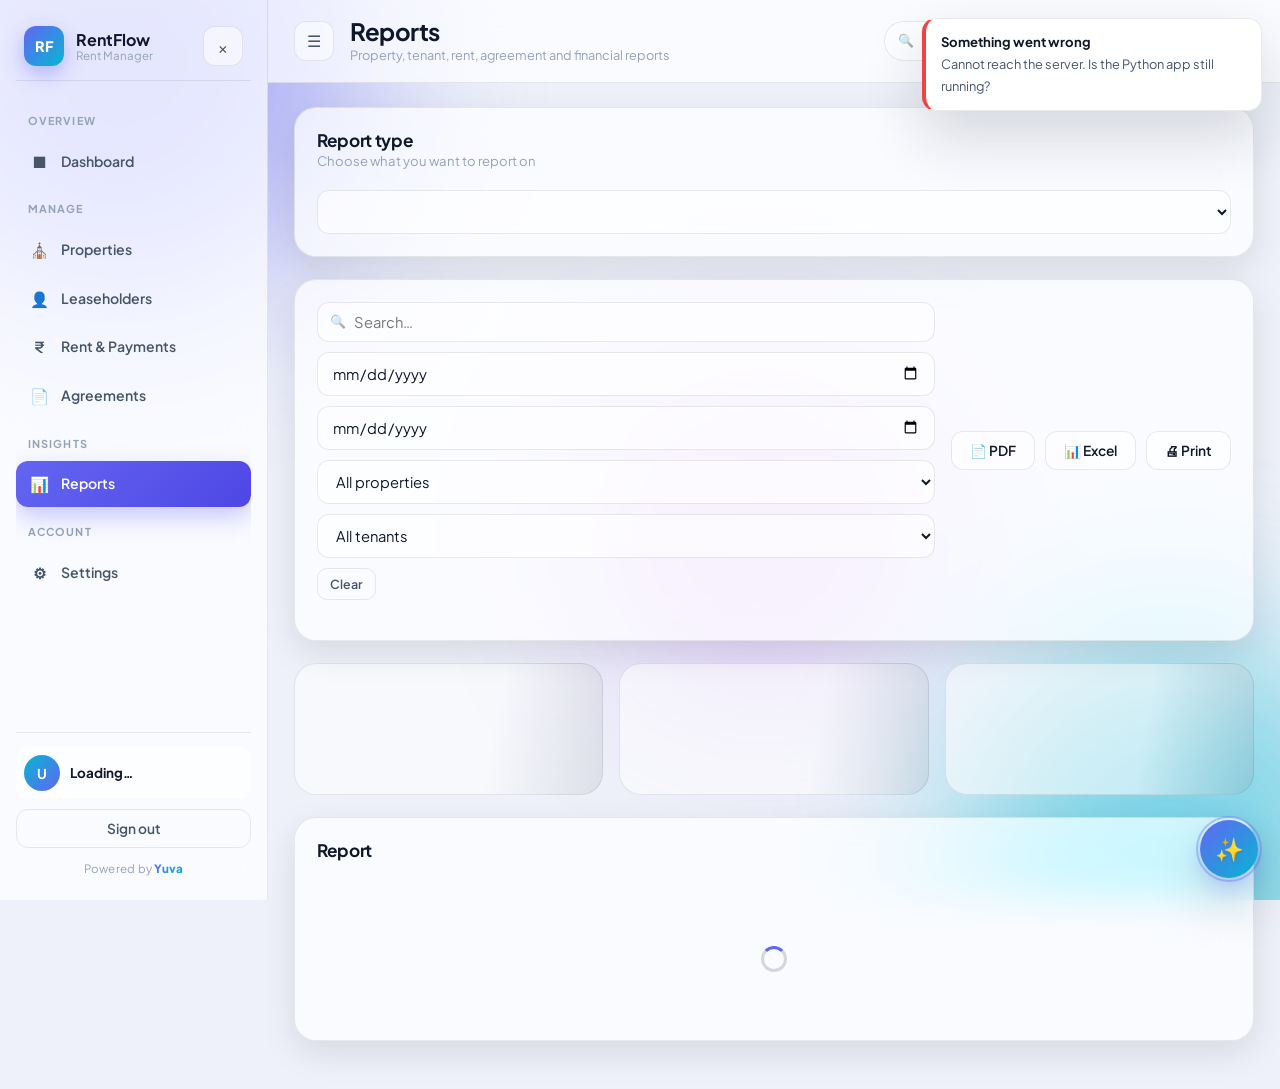
<file: reports.html>
<!DOCTYPE html>
<html lang="en" data-theme="light">
<head>
  <meta charset="UTF-8" />
  <meta name="viewport" content="width=device-width, initial-scale=1.0, viewport-fit=cover" />
  <meta name="description" content="A simple, modern rent management system." />
  <title>Reports · RentFlow</title>

  <!-- PWA -->
  <link rel="manifest" href="/static/manifest.json" />
  <meta name="theme-color" content="#6366f1" media="(prefers-color-scheme: light)" />
  <meta name="theme-color" content="#070b18" media="(prefers-color-scheme: dark)" />
  <meta name="mobile-web-app-capable" content="yes" />
  <meta name="apple-mobile-web-app-capable" content="yes" />
  <meta name="apple-mobile-web-app-status-bar-style" content="default" />
  <meta name="apple-mobile-web-app-title" content="RentFlow" />
  <link rel="apple-touch-icon" href="/static/icons/apple-touch-icon.png" />

  <link rel="icon" type="image/svg+xml" href="/static/favicon.svg" />
  <link rel="preconnect" href="https://fonts.googleapis.com" />
  <link rel="preconnect" href="https://fonts.gstatic.com" crossorigin />
  <link href="https://fonts.googleapis.com/css2?family=Plus+Jakarta+Sans:wght@400;500;600;700;800&display=swap" rel="stylesheet" />
  <link rel="stylesheet" href="/static/css/style.css" />
  <script src="/static/js/theme.js"></script>
</head>
<body>
  <div class="bg-orbs" aria-hidden="true">
    <span class="orb orb-1"></span>
    <span class="orb orb-2"></span>
    <span class="orb orb-3"></span>
  </div>

  
<div class="app-shell">
  <aside class="sidebar" id="sidebar">
  <div class="brand">
    <div class="brand-mark">RF</div>
    <div class="brand-text">
      <strong>RentFlow</strong>
      <span>Rent Manager</span>
    </div>
    <button class="icon-btn sidebar-close" id="sidebarClose" aria-label="Close menu">&times;</button>
  </div>

  <nav class="nav">
    <p class="nav-label">Overview</p>
    <a href="/" class="nav-link ">
      <span class="nav-icon">&#9632;</span> Dashboard
    </a>

    <p class="nav-label">Manage</p>
    <a href="/properties" class="nav-link ">
      <span class="nav-icon">&#9962;</span> Properties
    </a>
    <a href="/tenants" class="nav-link ">
      <span class="nav-icon">&#128100;</span> Leaseholders
    </a>
    <a href="/payments" class="nav-link ">
      <span class="nav-icon">&#8377;</span> Rent &amp; Payments
    </a>
    <a href="/agreements" class="nav-link ">
      <span class="nav-icon">&#128196;</span> Agreements
    </a>

    <p class="nav-label">Insights</p>
    <a href="/reports" class="nav-link active">
      <span class="nav-icon">&#128202;</span> Reports
    </a>

    <p class="nav-label">Account</p>
    <a href="/settings" class="nav-link ">
      <span class="nav-icon">&#9881;</span> Settings
    </a>
  </nav>

  <div class="sidebar-footer">
    <div class="user-chip">
      <div class="avatar" id="sidebarAvatar">U</div>
      <div class="user-meta">
        <strong id="sidebarName">Loading…</strong>
        <span id="sidebarEmail"></span>
      </div>
    </div>
    <button class="btn btn-ghost btn-block" id="logoutBtn">Sign out</button>
    <p class="powered-by">Powered by <strong>Yuva</strong></p>
  </div>
</aside>
<div class="sidebar-backdrop" id="sidebarBackdrop"></div>

  <main class="main" id="main-content" tabindex="-1">
    
      <header class="topbar">
  <button class="icon-btn menu-btn" id="menuBtn" aria-label="Open menu">&#9776;</button>

  <div class="page-heading">
    <h1>Reports</h1>
    <p>Property, tenant, rent, agreement and financial reports</p>
  </div>

  <div class="topbar-actions">
    <div class="global-search" role="search">
      <span class="search-icon" aria-hidden="true">&#128269;</span>
      <label for="globalSearch" class="sr-only">Search leaseholders or properties</label>
      <input type="search" id="globalSearch" placeholder="Search leaseholders or properties…" autocomplete="off" aria-label="Search leaseholders or properties" />
      <div class="search-results" id="searchResults" hidden role="listbox" aria-label="Search results"></div>
    </div>

    <div class="notif-wrap">
      <button class="icon-btn" id="notifBell" aria-label="Notifications" title="Notifications">
        &#128276;
        <span class="notif-badge" id="notifBadge" hidden>0</span>
      </button>
      <div class="notif-panel" id="notifPanel" hidden>
        <div class="notif-panel-head">
          <h3>Notifications</h3>
          <button class="btn btn-ghost btn-sm" id="notifMarkAll">Mark all read</button>
        </div>
        <div id="notifList"><div class="notif-empty">Loading…</div></div>
      </div>
    </div>

    <button class="icon-btn theme-toggle" id="themeToggle" aria-label="Toggle theme" title="Toggle dark / light mode">
      <span class="theme-icon-light">&#9788;</span>
      <span class="theme-icon-dark">&#9789;</span>
    </button>
  </div>
</header>
    

    <div class="content" id="reportsPrintArea">
      <section class="glass card no-print">
        <div class="card-head">
          <div>
            <h2>Report type</h2>
            <p>Choose what you want to report on</p>
          </div>
        </div>
        <div class="select-wrap">
          <select id="reportTypeSelect" class="select"></select>
        </div>
      </section>

      <section class="glass card no-print">
        <div class="card-head">
          <div class="filter-row">
            <div class="input-icon">
              <span>&#128269;</span>
              <input type="search" id="reportSearch" placeholder="Search…" />
            </div>
            <input type="date" id="reportDateFrom" class="select" title="From date" />
            <input type="date" id="reportDateTo" class="select" title="To date" />
            <select id="reportPropertyFilter" class="select"><option value="all">All properties</option></select>
            <select id="reportTenantFilter" class="select"><option value="all">All tenants</option></select>
            <select id="reportPaymentStatusFilter" class="select" hidden>
              <option value="all">All payment statuses</option>
              <option value="Pending">Pending</option>
              <option value="Partial">Partial</option>
              <option value="Paid">Paid</option>
            </select>
            <select id="reportAgreementStatusFilter" class="select" hidden>
              <option value="all">All agreement statuses</option>
              <option value="Active">Active</option>
              <option value="Expiring Soon">Expiring Soon</option>
              <option value="Expired">Expired</option>
            </select>
            <button class="btn btn-ghost btn-sm" id="reportClearFilters">Clear</button>
          </div>
          <div class="head-actions">
            <button class="btn btn-soft" id="reportDownloadPdf">&#128196; PDF</button>
            <button class="btn btn-soft" id="reportDownloadExcel">&#128202; Excel</button>
            <button class="btn btn-soft" id="reportPrint">&#128424; Print</button>
          </div>
        </div>
      </section>

      <section class="stat-grid" id="reportCards">
        <div class="skeleton-card"></div><div class="skeleton-card"></div><div class="skeleton-card"></div>
      </section>

      <section class="glass card">
        <div class="card-head">
          <div>
            <h2 id="reportTitle">Report</h2>
            <p id="reportSubtitle">&nbsp;</p>
          </div>
        </div>
        <div class="table-wrap" id="reportTable">
          <div class="loader-block"><span class="spinner"></span></div>
        </div>
      </section>
    </div>
  </main>
</div>


  
  <!-- AI assistant: floating button + chat panel, present on every authenticated page -->
<button
  type="button"
  id="aiChatToggle"
  class="ai-chat-fab"
  aria-label="Open AI assistant"
  aria-haspopup="dialog"
  aria-expanded="false"
  aria-controls="aiChatPanel"
>
  <span class="ai-chat-fab-icon" aria-hidden="true">&#10024;</span>
</button>

<section
  id="aiChatPanel"
  class="ai-chat-panel"
  role="dialog"
  aria-label="AI assistant"
  aria-modal="false"
  hidden
>
  <header class="ai-chat-header">
    <div class="ai-chat-header-info">
      <span class="ai-chat-avatar" aria-hidden="true">&#129302;</span>
      <div>
        <p class="ai-chat-title">RentFlow Assistant</p>
        <p class="ai-chat-subtitle" id="aiChatStatus">Online</p>
      </div>
    </div>
    <div class="ai-chat-header-actions">
      <button type="button" class="icon-btn" id="aiChatThemeToggle" aria-label="Toggle theme" title="Toggle dark/light mode">&#9788;</button>
      <button type="button" class="icon-btn" id="aiChatClose" aria-label="Close AI assistant">&times;</button>
    </div>
  </header>

  <div class="ai-chat-messages" id="aiChatMessages" aria-live="polite"></div>

  <div class="ai-chat-suggestions" id="aiChatSuggestions">
    <button type="button" class="ai-chip">Pending rent</button>
    <button type="button" class="ai-chip">Vacant properties</button>
    <button type="button" class="ai-chip">This month's income</button>
    <button type="button" class="ai-chip">Next renewal</button>
  </div>

  <form class="ai-chat-input-row" id="aiChatForm">
    <label for="aiChatInput" class="sr-only">Ask the AI assistant</label>
    <input
      type="text"
      id="aiChatInput"
      autocomplete="off"
      maxlength="500"
      placeholder="Ask in English, Hindi or Hinglish…"
    />
    <button type="submit" class="ai-chat-send" id="aiChatSend" aria-label="Send message">&#10148;</button>
  </form>
</section>
  

  <div id="toast-stack" class="toast-stack" aria-live="polite"></div>

  <script src="/static/js/config.js"></script>
  <script src="/static/js/ui.js"></script>
  <script src="/static/js/api.js"></script>
  <script src="/static/js/pwa.js"></script>
  
  <script src="/static/js/chatbot.js"></script>
  <script src="/static/js/notifications.js"></script>
  
  
<script src="/static/js/layout.js"></script>
<script src="/static/js/reports.js"></script>

</body>
</html>
</file>
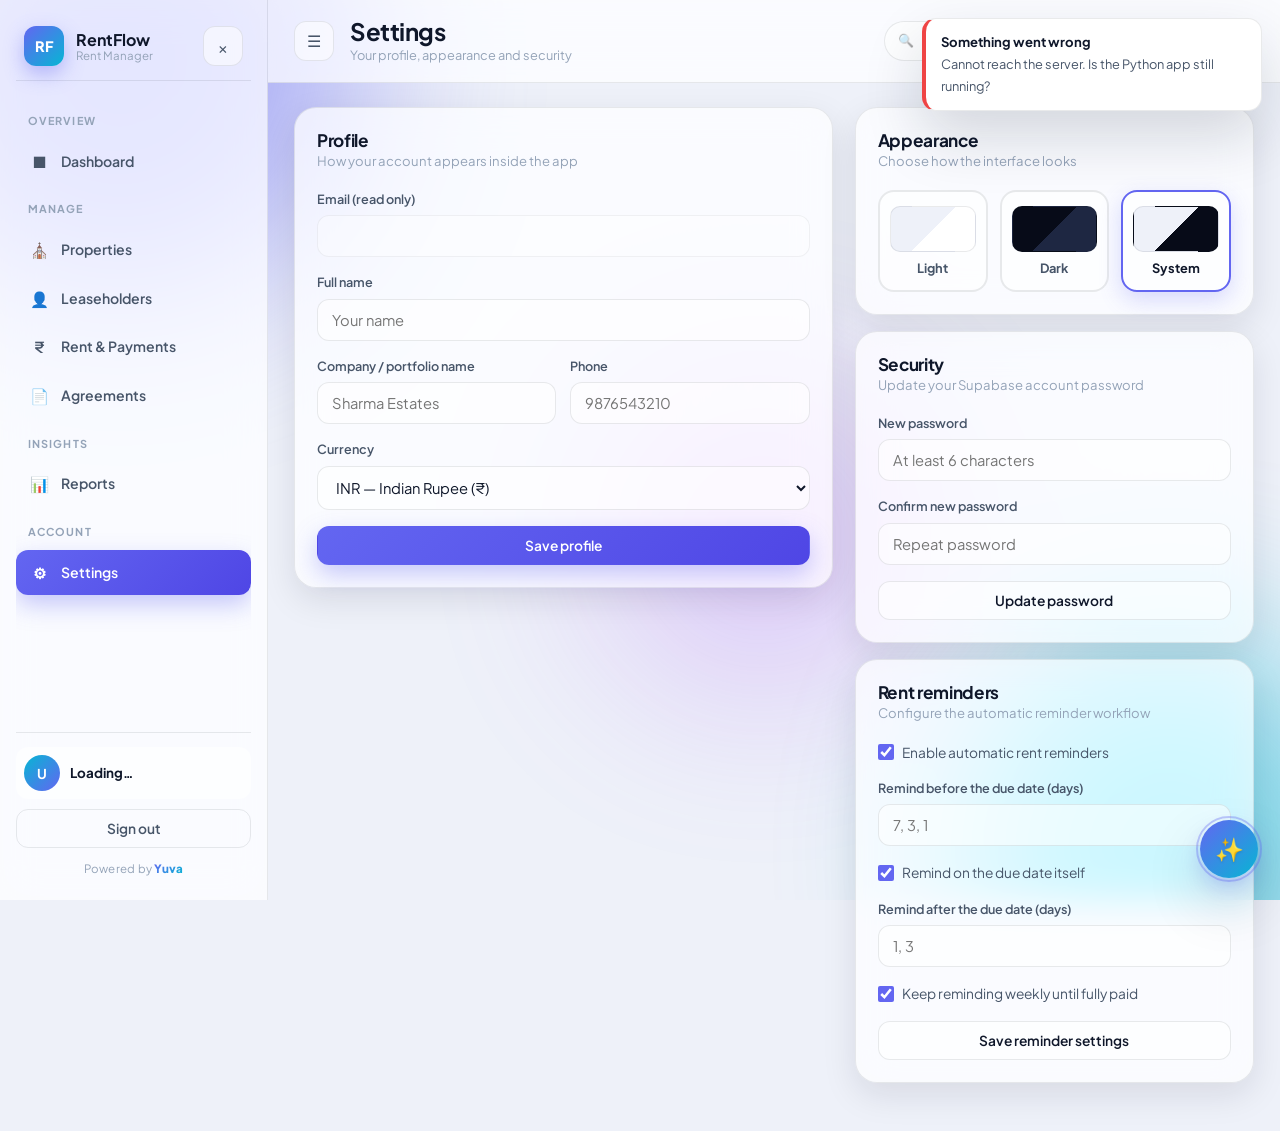
<file: settings.html>
<!DOCTYPE html>
<html lang="en" data-theme="light">
<head>
  <meta charset="UTF-8" />
  <meta name="viewport" content="width=device-width, initial-scale=1.0, viewport-fit=cover" />
  <meta name="description" content="A simple, modern rent management system." />
  <title>Settings · RentFlow</title>

  <!-- PWA -->
  <link rel="manifest" href="/static/manifest.json" />
  <meta name="theme-color" content="#6366f1" media="(prefers-color-scheme: light)" />
  <meta name="theme-color" content="#070b18" media="(prefers-color-scheme: dark)" />
  <meta name="mobile-web-app-capable" content="yes" />
  <meta name="apple-mobile-web-app-capable" content="yes" />
  <meta name="apple-mobile-web-app-status-bar-style" content="default" />
  <meta name="apple-mobile-web-app-title" content="RentFlow" />
  <link rel="apple-touch-icon" href="/static/icons/apple-touch-icon.png" />

  <link rel="icon" type="image/svg+xml" href="/static/favicon.svg" />
  <link rel="preconnect" href="https://fonts.googleapis.com" />
  <link rel="preconnect" href="https://fonts.gstatic.com" crossorigin />
  <link href="https://fonts.googleapis.com/css2?family=Plus+Jakarta+Sans:wght@400;500;600;700;800&display=swap" rel="stylesheet" />
  <link rel="stylesheet" href="/static/css/style.css" />
  <script src="/static/js/theme.js"></script>
</head>
<body>
  <div class="bg-orbs" aria-hidden="true">
    <span class="orb orb-1"></span>
    <span class="orb orb-2"></span>
    <span class="orb orb-3"></span>
  </div>

  
<div class="app-shell">
  <aside class="sidebar" id="sidebar">
  <div class="brand">
    <div class="brand-mark">RF</div>
    <div class="brand-text">
      <strong>RentFlow</strong>
      <span>Rent Manager</span>
    </div>
    <button class="icon-btn sidebar-close" id="sidebarClose" aria-label="Close menu">&times;</button>
  </div>

  <nav class="nav">
    <p class="nav-label">Overview</p>
    <a href="/" class="nav-link ">
      <span class="nav-icon">&#9632;</span> Dashboard
    </a>

    <p class="nav-label">Manage</p>
    <a href="/properties" class="nav-link ">
      <span class="nav-icon">&#9962;</span> Properties
    </a>
    <a href="/tenants" class="nav-link ">
      <span class="nav-icon">&#128100;</span> Leaseholders
    </a>
    <a href="/payments" class="nav-link ">
      <span class="nav-icon">&#8377;</span> Rent &amp; Payments
    </a>
    <a href="/agreements" class="nav-link ">
      <span class="nav-icon">&#128196;</span> Agreements
    </a>

    <p class="nav-label">Insights</p>
    <a href="/reports" class="nav-link ">
      <span class="nav-icon">&#128202;</span> Reports
    </a>

    <p class="nav-label">Account</p>
    <a href="/settings" class="nav-link active">
      <span class="nav-icon">&#9881;</span> Settings
    </a>
  </nav>

  <div class="sidebar-footer">
    <div class="user-chip">
      <div class="avatar" id="sidebarAvatar">U</div>
      <div class="user-meta">
        <strong id="sidebarName">Loading…</strong>
        <span id="sidebarEmail"></span>
      </div>
    </div>
    <button class="btn btn-ghost btn-block" id="logoutBtn">Sign out</button>
    <p class="powered-by">Powered by <strong>Yuva</strong></p>
  </div>
</aside>
<div class="sidebar-backdrop" id="sidebarBackdrop"></div>

  <main class="main" id="main-content" tabindex="-1">
    
      <header class="topbar">
  <button class="icon-btn menu-btn" id="menuBtn" aria-label="Open menu">&#9776;</button>

  <div class="page-heading">
    <h1>Settings</h1>
    <p>Your profile, appearance and security</p>
  </div>

  <div class="topbar-actions">
    <div class="global-search" role="search">
      <span class="search-icon" aria-hidden="true">&#128269;</span>
      <label for="globalSearch" class="sr-only">Search leaseholders or properties</label>
      <input type="search" id="globalSearch" placeholder="Search leaseholders or properties…" autocomplete="off" aria-label="Search leaseholders or properties" />
      <div class="search-results" id="searchResults" hidden role="listbox" aria-label="Search results"></div>
    </div>

    <div class="notif-wrap">
      <button class="icon-btn" id="notifBell" aria-label="Notifications" title="Notifications">
        &#128276;
        <span class="notif-badge" id="notifBadge" hidden>0</span>
      </button>
      <div class="notif-panel" id="notifPanel" hidden>
        <div class="notif-panel-head">
          <h3>Notifications</h3>
          <button class="btn btn-ghost btn-sm" id="notifMarkAll">Mark all read</button>
        </div>
        <div id="notifList"><div class="notif-empty">Loading…</div></div>
      </div>
    </div>

    <button class="icon-btn theme-toggle" id="themeToggle" aria-label="Toggle theme" title="Toggle dark / light mode">
      <span class="theme-icon-light">&#9788;</span>
      <span class="theme-icon-dark">&#9789;</span>
    </button>
  </div>
</header>
    

    <div class="content">
      <section class="split-grid">
        <div class="glass card">
          <div class="card-head">
            <div>
              <h2>Profile</h2>
              <p>How your account appears inside the app</p>
            </div>
          </div>
          <form id="profileForm" class="stack">
            <div class="field">
              <label for="profileEmail">Email (read only)</label>
              <input type="email" id="profileEmail" value="" disabled />
            </div>
            <div class="field">
              <label for="profileName">Full name</label>
              <input type="text" id="profileName" maxlength="120" placeholder="Your name" />
            </div>
            <div class="grid-2">
              <div class="field">
                <label for="profileCompany">Company / portfolio name</label>
                <input type="text" id="profileCompany" maxlength="120" placeholder="Sharma Estates" />
              </div>
              <div class="field">
                <label for="profilePhone">Phone</label>
                <input type="tel" id="profilePhone" maxlength="30" placeholder="9876543210" />
              </div>
            </div>
            <div class="field">
              <label for="profileCurrency">Currency</label>
              <select id="profileCurrency" class="select">
                <option value="INR">INR — Indian Rupee (₹)</option>
                <option value="USD">USD — US Dollar ($)</option>
                <option value="EUR">EUR — Euro (€)</option>
                <option value="GBP">GBP — Pound (£)</option>
                <option value="AED">AED — Dirham (د.إ)</option>
                <option value="PKR">PKR — Rupee (₨)</option>
              </select>
            </div>
            <button type="submit" class="btn btn-primary" id="profileSubmit">
              <span class="btn-label">Save profile</span>
              <span class="spinner spinner-sm" hidden></span>
            </button>
          </form>
        </div>

        <div class="stack">
          <div class="glass card">
            <div class="card-head">
              <div>
                <h2>Appearance</h2>
                <p>Choose how the interface looks</p>
              </div>
            </div>
            <div class="theme-options" id="themeOptions">
              <button class="theme-option" data-theme-choice="light">
                <span class="theme-preview light"></span>
                <strong>Light</strong>
              </button>
              <button class="theme-option" data-theme-choice="dark">
                <span class="theme-preview dark"></span>
                <strong>Dark</strong>
              </button>
              <button class="theme-option" data-theme-choice="system">
                <span class="theme-preview system"></span>
                <strong>System</strong>
              </button>
            </div>
          </div>

          <div class="glass card">
            <div class="card-head">
              <div>
                <h2>Security</h2>
                <p>Update your Supabase account password</p>
              </div>
            </div>
            <form id="passwordForm" class="stack">
              <div class="field">
                <label for="newPassword">New password</label>
                <input type="password" id="newPassword" minlength="6" placeholder="At least 6 characters" required />
              </div>
              <div class="field">
                <label for="confirmPassword">Confirm new password</label>
                <input type="password" id="confirmPassword" minlength="6" placeholder="Repeat password" required />
              </div>
              <button type="submit" class="btn btn-soft" id="passwordSubmit">
                <span class="btn-label">Update password</span>
                <span class="spinner spinner-sm" hidden></span>
              </button>
            </form>
          </div>

          <div class="glass card">
            <div class="card-head">
              <div>
                <h2>Rent reminders</h2>
                <p>Configure the automatic reminder workflow</p>
              </div>
            </div>
            <form id="reminderSettingsForm" class="stack">
              <label class="check-row">
                <input type="checkbox" id="remindersEnabled" checked />
                Enable automatic rent reminders
              </label>
              <div class="field">
                <label>Remind before the due date (days)</label>
                <input type="text" id="remindersBefore" placeholder="7, 3, 1" />
              </div>
              <label class="check-row">
                <input type="checkbox" id="remindersOnDue" checked />
                Remind on the due date itself
              </label>
              <div class="field">
                <label>Remind after the due date (days)</label>
                <input type="text" id="remindersAfter" placeholder="1, 3" />
              </div>
              <label class="check-row">
                <input type="checkbox" id="remindersWeekly" checked />
                Keep reminding weekly until fully paid
              </label>
              <button type="submit" class="btn btn-soft" id="reminderSettingsSubmit">
                <span class="btn-label">Save reminder settings</span>
                <span class="spinner spinner-sm" hidden></span>
              </button>
            </form>
          </div>
        </div>
      </section>
    </div>
  </main>
</div>


  
  <!-- AI assistant: floating button + chat panel, present on every authenticated page -->
<button
  type="button"
  id="aiChatToggle"
  class="ai-chat-fab"
  aria-label="Open AI assistant"
  aria-haspopup="dialog"
  aria-expanded="false"
  aria-controls="aiChatPanel"
>
  <span class="ai-chat-fab-icon" aria-hidden="true">&#10024;</span>
</button>

<section
  id="aiChatPanel"
  class="ai-chat-panel"
  role="dialog"
  aria-label="AI assistant"
  aria-modal="false"
  hidden
>
  <header class="ai-chat-header">
    <div class="ai-chat-header-info">
      <span class="ai-chat-avatar" aria-hidden="true">&#129302;</span>
      <div>
        <p class="ai-chat-title">RentFlow Assistant</p>
        <p class="ai-chat-subtitle" id="aiChatStatus">Online</p>
      </div>
    </div>
    <div class="ai-chat-header-actions">
      <button type="button" class="icon-btn" id="aiChatThemeToggle" aria-label="Toggle theme" title="Toggle dark/light mode">&#9788;</button>
      <button type="button" class="icon-btn" id="aiChatClose" aria-label="Close AI assistant">&times;</button>
    </div>
  </header>

  <div class="ai-chat-messages" id="aiChatMessages" aria-live="polite"></div>

  <div class="ai-chat-suggestions" id="aiChatSuggestions">
    <button type="button" class="ai-chip">Pending rent</button>
    <button type="button" class="ai-chip">Vacant properties</button>
    <button type="button" class="ai-chip">This month's income</button>
    <button type="button" class="ai-chip">Next renewal</button>
  </div>

  <form class="ai-chat-input-row" id="aiChatForm">
    <label for="aiChatInput" class="sr-only">Ask the AI assistant</label>
    <input
      type="text"
      id="aiChatInput"
      autocomplete="off"
      maxlength="500"
      placeholder="Ask in English, Hindi or Hinglish…"
    />
    <button type="submit" class="ai-chat-send" id="aiChatSend" aria-label="Send message">&#10148;</button>
  </form>
</section>
  

  <div id="toast-stack" class="toast-stack" aria-live="polite"></div>

  <script src="/static/js/config.js"></script>
  <script src="/static/js/ui.js"></script>
  <script src="/static/js/api.js"></script>
  <script src="/static/js/pwa.js"></script>
  
  <script src="/static/js/chatbot.js"></script>
  <script src="/static/js/notifications.js"></script>
  
  
<script src="/static/js/layout.js"></script>
<script src="/static/js/settings.js"></script>

</body>
</html>
</file>
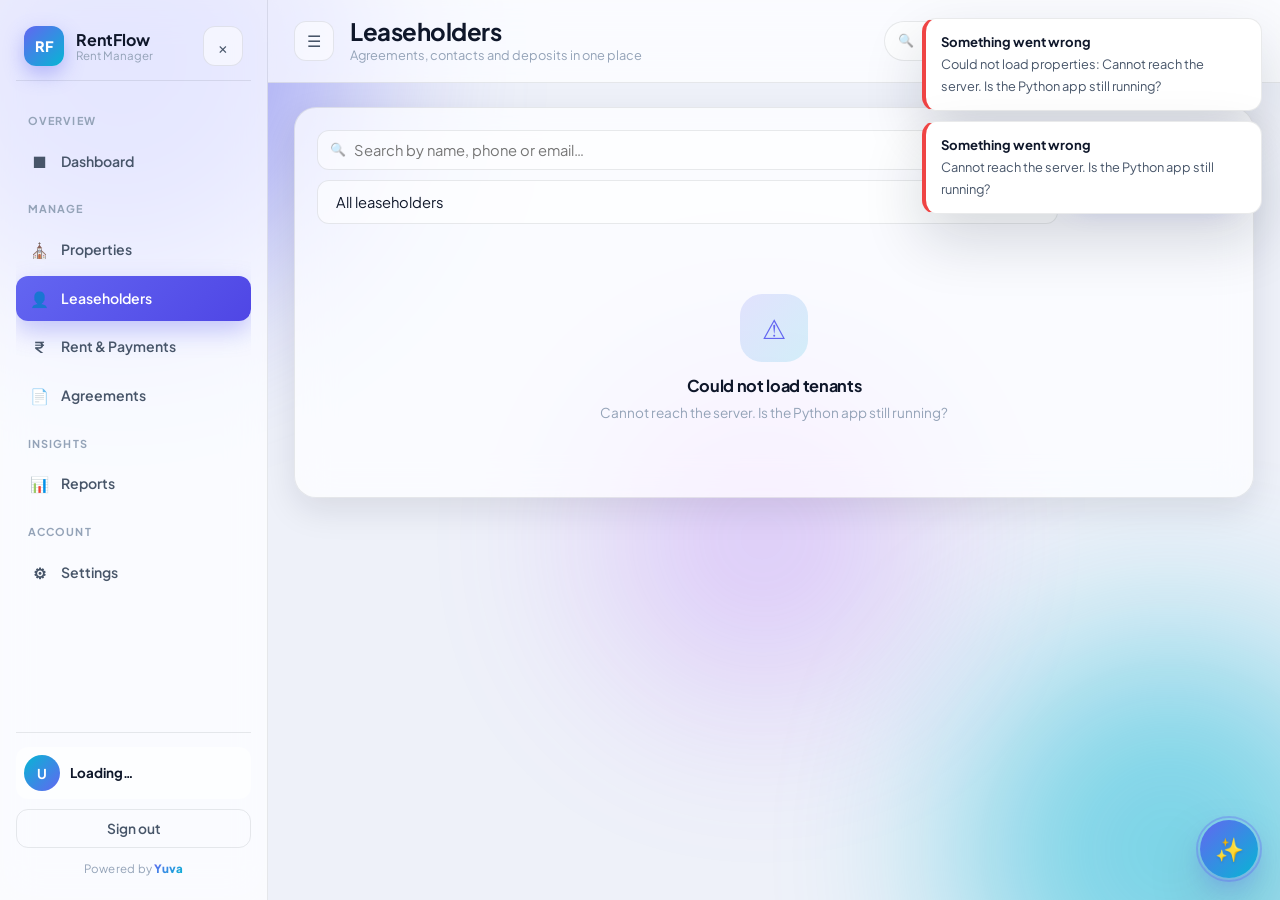
<file: tenants.html>
<!DOCTYPE html>
<html lang="en" data-theme="light">
<head>
  <meta charset="UTF-8" />
  <meta name="viewport" content="width=device-width, initial-scale=1.0, viewport-fit=cover" />
  <meta name="description" content="A simple, modern rent management system." />
  <title>Leaseholders · RentFlow</title>

  <!-- PWA -->
  <link rel="manifest" href="/static/manifest.json" />
  <meta name="theme-color" content="#6366f1" media="(prefers-color-scheme: light)" />
  <meta name="theme-color" content="#070b18" media="(prefers-color-scheme: dark)" />
  <meta name="mobile-web-app-capable" content="yes" />
  <meta name="apple-mobile-web-app-capable" content="yes" />
  <meta name="apple-mobile-web-app-status-bar-style" content="default" />
  <meta name="apple-mobile-web-app-title" content="RentFlow" />
  <link rel="apple-touch-icon" href="/static/icons/apple-touch-icon.png" />

  <link rel="icon" type="image/svg+xml" href="/static/favicon.svg" />
  <link rel="preconnect" href="https://fonts.googleapis.com" />
  <link rel="preconnect" href="https://fonts.gstatic.com" crossorigin />
  <link href="https://fonts.googleapis.com/css2?family=Plus+Jakarta+Sans:wght@400;500;600;700;800&display=swap" rel="stylesheet" />
  <link rel="stylesheet" href="/static/css/style.css" />
  <script src="/static/js/theme.js"></script>
</head>
<body>
  <div class="bg-orbs" aria-hidden="true">
    <span class="orb orb-1"></span>
    <span class="orb orb-2"></span>
    <span class="orb orb-3"></span>
  </div>

  
<div class="app-shell">
  <aside class="sidebar" id="sidebar">
  <div class="brand">
    <div class="brand-mark">RF</div>
    <div class="brand-text">
      <strong>RentFlow</strong>
      <span>Rent Manager</span>
    </div>
    <button class="icon-btn sidebar-close" id="sidebarClose" aria-label="Close menu">&times;</button>
  </div>

  <nav class="nav">
    <p class="nav-label">Overview</p>
    <a href="/" class="nav-link ">
      <span class="nav-icon">&#9632;</span> Dashboard
    </a>

    <p class="nav-label">Manage</p>
    <a href="/properties" class="nav-link ">
      <span class="nav-icon">&#9962;</span> Properties
    </a>
    <a href="/tenants" class="nav-link active">
      <span class="nav-icon">&#128100;</span> Leaseholders
    </a>
    <a href="/payments" class="nav-link ">
      <span class="nav-icon">&#8377;</span> Rent &amp; Payments
    </a>
    <a href="/agreements" class="nav-link ">
      <span class="nav-icon">&#128196;</span> Agreements
    </a>

    <p class="nav-label">Insights</p>
    <a href="/reports" class="nav-link ">
      <span class="nav-icon">&#128202;</span> Reports
    </a>

    <p class="nav-label">Account</p>
    <a href="/settings" class="nav-link ">
      <span class="nav-icon">&#9881;</span> Settings
    </a>
  </nav>

  <div class="sidebar-footer">
    <div class="user-chip">
      <div class="avatar" id="sidebarAvatar">U</div>
      <div class="user-meta">
        <strong id="sidebarName">Loading…</strong>
        <span id="sidebarEmail"></span>
      </div>
    </div>
    <button class="btn btn-ghost btn-block" id="logoutBtn">Sign out</button>
    <p class="powered-by">Powered by <strong>Yuva</strong></p>
  </div>
</aside>
<div class="sidebar-backdrop" id="sidebarBackdrop"></div>

  <main class="main" id="main-content" tabindex="-1">
    
      <header class="topbar">
  <button class="icon-btn menu-btn" id="menuBtn" aria-label="Open menu">&#9776;</button>

  <div class="page-heading">
    <h1>Leaseholders</h1>
    <p>Agreements, contacts and deposits in one place</p>
  </div>

  <div class="topbar-actions">
    <div class="global-search" role="search">
      <span class="search-icon" aria-hidden="true">&#128269;</span>
      <label for="globalSearch" class="sr-only">Search leaseholders or properties</label>
      <input type="search" id="globalSearch" placeholder="Search leaseholders or properties…" autocomplete="off" aria-label="Search leaseholders or properties" />
      <div class="search-results" id="searchResults" hidden role="listbox" aria-label="Search results"></div>
    </div>

    <div class="notif-wrap">
      <button class="icon-btn" id="notifBell" aria-label="Notifications" title="Notifications">
        &#128276;
        <span class="notif-badge" id="notifBadge" hidden>0</span>
      </button>
      <div class="notif-panel" id="notifPanel" hidden>
        <div class="notif-panel-head">
          <h3>Notifications</h3>
          <button class="btn btn-ghost btn-sm" id="notifMarkAll">Mark all read</button>
        </div>
        <div id="notifList"><div class="notif-empty">Loading…</div></div>
      </div>
    </div>

    <button class="icon-btn theme-toggle" id="themeToggle" aria-label="Toggle theme" title="Toggle dark / light mode">
      <span class="theme-icon-light">&#9788;</span>
      <span class="theme-icon-dark">&#9789;</span>
    </button>
  </div>
</header>
    

    <div class="content">
      <section class="glass card">
        <div class="card-head">
          <div class="filter-row">
            <div class="input-icon">
              <span>&#128269;</span>
              <input type="search" id="tenantSearch" placeholder="Search by name, phone or email…" />
            </div>
            <select id="tenantActiveFilter" class="select">
              <option value="all">All leaseholders</option>
              <option value="true">Active</option>
              <option value="false">Inactive</option>
            </select>
          </div>
          <button class="btn btn-primary" id="addTenantBtn">+ New leaseholder</button>
        </div>

        <div class="table-wrap" id="tenantTable">
          <div class="loader-block"><span class="spinner"></span></div>
        </div>
      </section>
    </div>
  </main>
</div>

<div class="modal" id="tenantModal" hidden>
  <div class="modal-backdrop" data-close></div>
  <div class="modal-card glass wide" role="dialog" aria-modal="true">
    <div class="modal-head">
      <h2 id="tenantModalTitle">New leaseholder</h2>
      <button class="icon-btn" data-close aria-label="Close">&times;</button>
    </div>
    <form id="tenantForm" class="modal-body">
      <input type="hidden" id="tenantId" />
      <div class="grid-2">
        <div class="field">
          <label for="tenantName">Tenant name *</label>
          <input type="text" id="tenantName" required minlength="2" maxlength="120" placeholder="Rahul Sharma" />
        </div>
        <div class="field">
          <label for="tenantPhone">Phone number</label>
          <input type="tel" id="tenantPhone" maxlength="30" placeholder="9876543210" />
        </div>
      </div>
      <div class="grid-2">
        <div class="field">
          <label for="tenantEmail">Email</label>
          <input type="email" id="tenantEmail" placeholder="tenant@example.com" />
        </div>
        <div class="field">
          <label for="tenantProperty">Property assigned</label>
          <select id="tenantProperty" class="select">
            <option value="">— Not assigned —</option>
          </select>
        </div>
      </div>
      <div class="grid-2">
        <div class="field">
          <label for="tenantRent">Rent amount *</label>
          <input type="number" id="tenantRent" min="0" step="0.01" value="0" required />
        </div>
        <div class="field">
          <label for="tenantDeposit">Security deposit</label>
          <input type="number" id="tenantDeposit" min="0" step="0.01" value="0" />
        </div>
      </div>
      <div class="grid-2">
        <div class="field">
          <label for="tenantStart">Agreement start date</label>
          <input type="date" id="tenantStart" />
        </div>
        <div class="field">
          <label for="tenantDuration">Agreement duration</label>
          <select id="tenantDuration" class="select">
            <option value="">No fixed duration</option>
            <option value="6">6 Months</option>
            <option value="11">11 Months</option>
            <option value="12">1 Year Lease</option>
            <option value="24">2 Years</option>
            <option value="36">3 Years</option>
            <option value="48">4 Years</option>
            <option value="60">5 Years</option>
            <option value="custom">Custom Duration</option>
          </select>
        </div>
      </div>
      <div class="grid-2">
        <div class="field" id="tenantDurationCustomField" hidden>
          <label for="tenantDurationCustom">Custom duration (months) *</label>
          <input type="number" id="tenantDurationCustom" min="1" max="600" placeholder="e.g. 18" />
        </div>
        <div class="field">
          <label for="tenantEnd">Agreement end date</label>
          <input type="date" id="tenantEnd" />
          <p class="field-hint">Auto-calculated from the start date and duration &mdash; edit directly if needed.</p>
        </div>
      </div>
      <div id="tenantAgreementInfo" class="rent-info-panel" hidden aria-live="polite"></div>

      <!-- New: due date, rent increase -->
      <div class="grid-2">
        <div class="field">
          <label for="tenantDueDay">Rent due day of month *</label>
          <input type="number" id="tenantDueDay" min="1" max="31" value="1" required />
        </div>
        <div class="field">
          <label for="tenantRentIncrease">Rent increase (%)</label>
          <input type="number" id="tenantRentIncrease" min="0" max="100" step="0.01" value="0" placeholder="e.g. 5.00" />
        </div>
      </div>
      <p class="field-hint" style="margin-top:-8px;">Rent increase is applied automatically to the current rent at the end of every agreement cycle.</p>

      <div id="tenantRentInfo" class="rent-info-panel" hidden aria-live="polite"></div>

      <div class="field">
        <label class="switch">
          <input type="checkbox" id="tenantActive" checked />
          <span class="switch-track"><span class="switch-thumb"></span></span>
          <span>Leaseholder is currently active</span>
        </label>
      </div>
      <div class="field">
        <label for="tenantNotes">Notes</label>
        <textarea id="tenantNotes" rows="2" maxlength="1000" placeholder="Optional notes"></textarea>
      </div>
      <div class="modal-foot">
        <button type="button" class="btn btn-ghost" data-close>Cancel</button>
        <button type="submit" class="btn btn-primary" id="tenantSubmit">
          <span class="btn-label">Save leaseholder</span>
          <span class="spinner spinner-sm" hidden></span>
        </button>
      </div>
    </form>
  </div>
</div>


  
  <!-- AI assistant: floating button + chat panel, present on every authenticated page -->
<button
  type="button"
  id="aiChatToggle"
  class="ai-chat-fab"
  aria-label="Open AI assistant"
  aria-haspopup="dialog"
  aria-expanded="false"
  aria-controls="aiChatPanel"
>
  <span class="ai-chat-fab-icon" aria-hidden="true">&#10024;</span>
</button>

<section
  id="aiChatPanel"
  class="ai-chat-panel"
  role="dialog"
  aria-label="AI assistant"
  aria-modal="false"
  hidden
>
  <header class="ai-chat-header">
    <div class="ai-chat-header-info">
      <span class="ai-chat-avatar" aria-hidden="true">&#129302;</span>
      <div>
        <p class="ai-chat-title">RentFlow Assistant</p>
        <p class="ai-chat-subtitle" id="aiChatStatus">Online</p>
      </div>
    </div>
    <div class="ai-chat-header-actions">
      <button type="button" class="icon-btn" id="aiChatThemeToggle" aria-label="Toggle theme" title="Toggle dark/light mode">&#9788;</button>
      <button type="button" class="icon-btn" id="aiChatClose" aria-label="Close AI assistant">&times;</button>
    </div>
  </header>

  <div class="ai-chat-messages" id="aiChatMessages" aria-live="polite"></div>

  <div class="ai-chat-suggestions" id="aiChatSuggestions">
    <button type="button" class="ai-chip">Pending rent</button>
    <button type="button" class="ai-chip">Vacant properties</button>
    <button type="button" class="ai-chip">This month's income</button>
    <button type="button" class="ai-chip">Next renewal</button>
  </div>

  <form class="ai-chat-input-row" id="aiChatForm">
    <label for="aiChatInput" class="sr-only">Ask the AI assistant</label>
    <input
      type="text"
      id="aiChatInput"
      autocomplete="off"
      maxlength="500"
      placeholder="Ask in English, Hindi or Hinglish…"
    />
    <button type="submit" class="ai-chat-send" id="aiChatSend" aria-label="Send message">&#10148;</button>
  </form>
</section>
  

  <div id="toast-stack" class="toast-stack" aria-live="polite"></div>

  <script src="/static/js/config.js"></script>
  <script src="/static/js/ui.js"></script>
  <script src="/static/js/api.js"></script>
  <script src="/static/js/pwa.js"></script>
  
  <script src="/static/js/chatbot.js"></script>
  <script src="/static/js/notifications.js"></script>
  
  
<script src="/static/js/layout.js"></script>
<script src="/static/js/tenants.js"></script>

</body>
</html>
</file>
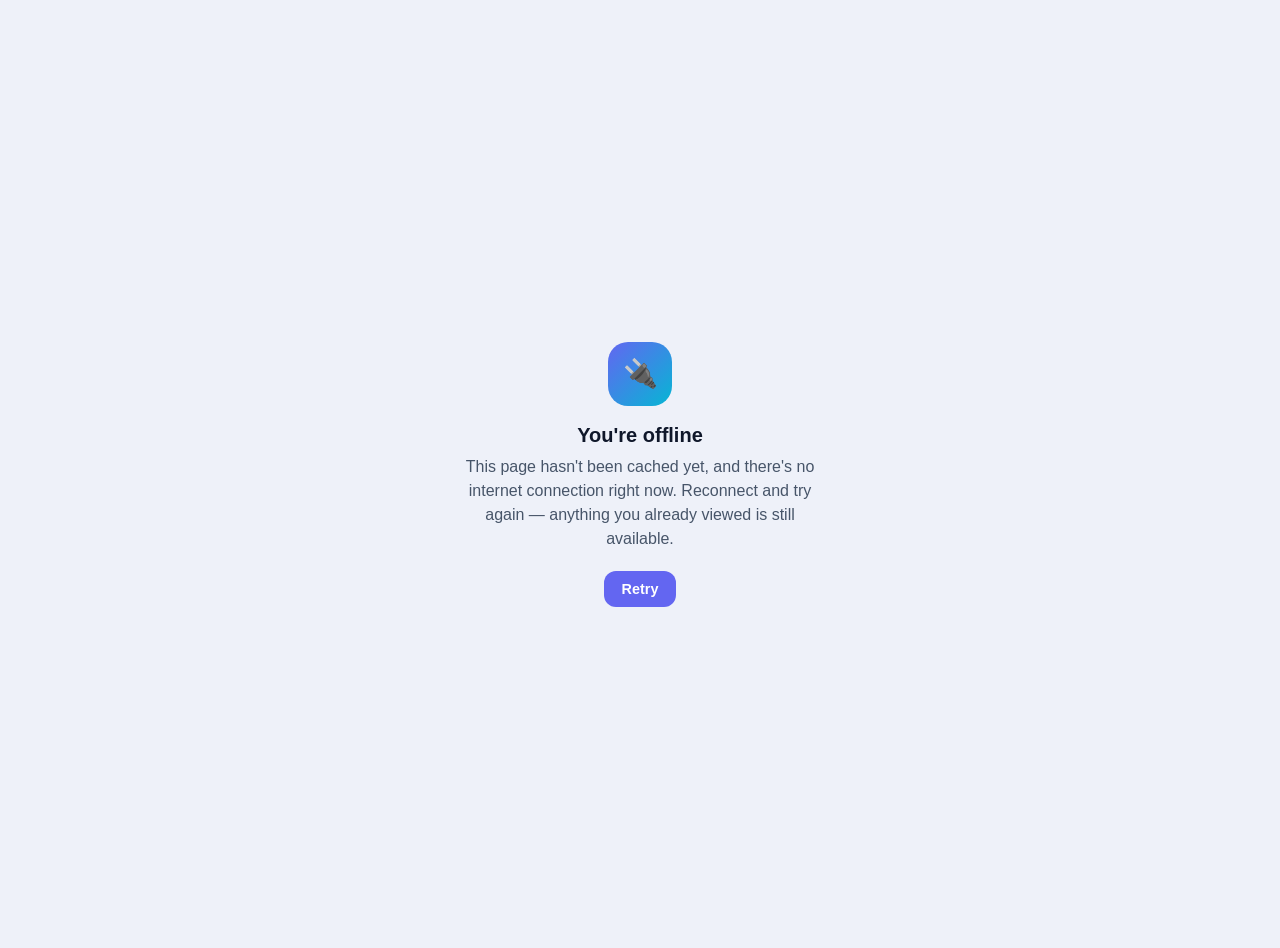
<file: static/offline.html>
<!DOCTYPE html>
<html lang="en">
<head>
  <meta charset="UTF-8" />
  <meta name="viewport" content="width=device-width, initial-scale=1.0" />
  <title>You're offline · RentFlow</title>
  <link rel="icon" type="image/svg+xml" href="/static/favicon.svg" />
  <style>
    html, body { height: 100%; margin: 0; }
    body {
      font-family: -apple-system, BlinkMacSystemFont, "Segoe UI", Roboto, Arial, sans-serif;
      background: #eef1f9; color: #0f172a;
      display: grid; place-items: center; text-align: center; padding: 24px;
    }
    .card { max-width: 380px; }
    .badge {
      width: 64px; height: 64px; border-radius: 20px; margin: 0 auto 18px;
      background: linear-gradient(135deg, #6366f1, #06b6d4);
      display: grid; place-items: center; color: #fff; font-size: 28px;
    }
    h1 { font-size: 1.25rem; margin: 0 0 8px; }
    p { color: #475569; line-height: 1.5; margin: 0 0 20px; }
    button {
      border: none; border-radius: 12px; padding: 10px 18px; font-weight: 600;
      background: #6366f1; color: #fff; cursor: pointer; font-size: 0.9rem;
    }
    @media (prefers-color-scheme: dark) {
      body { background: #070b18; color: #eef2ff; }
      p { color: #b3bdd6; }
    }
  </style>
</head>
<body>
  <div class="card">
    <div class="badge" aria-hidden="true">&#128268;</div>
    <h1>You're offline</h1>
    <p>This page hasn't been cached yet, and there's no internet connection right now. Reconnect and try again — anything you already viewed is still available.</p>
    <button type="button" onclick="location.reload()">Retry</button>
  </div>
</body>
</html>
</file>
<file: static/css/style.css>
/* ==========================================================================
   RENT MANAGEMENT SYSTEM - Design System
   Pure CSS. No frameworks. Light + Dark themes, glassmorphism, animations.
   ========================================================================== */

/* ---------- 0. Base resets & accessibility ---------- */
/* Author rules for `.spinner`/`.loader-block` etc. below carry the same
   specificity as the UA default `[hidden]{display:none}` rule, so without
   this line they can silently win and leave spinners visible even while
   `hidden` is set on the element. This is the fix for buttons getting
   stuck showing a loading spinner with nothing actually running. */
[hidden] { display: none !important; }

a:focus-visible,
button:focus-visible,
input:focus-visible,
select:focus-visible,
textarea:focus-visible,
[tabindex]:focus-visible {
  outline: 2.5px solid var(--brand-500);
  outline-offset: 2px;
  border-radius: 4px;
}

.field-hint { margin: 4px 0 0; font-size: 0.78rem; color: var(--text-3); }

.sr-only {
  position: absolute; width: 1px; height: 1px; padding: 0; margin: -1px;
  overflow: hidden; clip: rect(0,0,0,0); white-space: nowrap; border: 0;
}

.rent-info-panel {
  padding: 12px 14px; border-radius: var(--radius); background: var(--surface-2);
  border: 1px solid var(--border); font-size: 0.85rem;
}

/* ---------- 1. Theme tokens ---------- */
:root {
  --font: "Plus Jakarta Sans", -apple-system, BlinkMacSystemFont, "Segoe UI",
    Roboto, "Helvetica Neue", Arial, sans-serif;

  --brand-500: #6366f1;
  --brand-600: #4f46e5;
  --brand-400: #818cf8;
  --accent: #06b6d4;
  --success: #10b981;
  --warn: #f59e0b;
  --danger: #ef4444;

  --bg: #eef1f9;
  --bg-2: #e6ebf7;
  --surface: rgba(255, 255, 255, 0.72);
  --surface-solid: #ffffff;
  --surface-2: rgba(255, 255, 255, 0.55);
  --border: rgba(15, 23, 42, 0.09);
  --border-strong: rgba(15, 23, 42, 0.16);

  --text: #0f172a;
  --text-2: #475569;
  --text-3: #94a3b8;

  --shadow-sm: 0 2px 8px rgba(15, 23, 42, 0.06);
  --shadow: 0 12px 34px rgba(15, 23, 42, 0.10);
  --shadow-lg: 0 26px 60px rgba(15, 23, 42, 0.16);

  --radius-sm: 10px;
  --radius: 16px;
  --radius-lg: 22px;
  --radius-xl: 28px;

  --blur: saturate(180%) blur(18px);
  --sidebar-w: 268px;
  --ease: cubic-bezier(0.22, 1, 0.36, 1);
}

[data-theme="dark"] {
  --bg: #070b18;
  --bg-2: #0b1124;
  --surface: rgba(23, 30, 53, 0.66);
  --surface-solid: #131a30;
  --surface-2: rgba(30, 39, 66, 0.55);
  --border: rgba(148, 163, 184, 0.14);
  --border-strong: rgba(148, 163, 184, 0.26);

  --text: #eef2ff;
  --text-2: #b3bdd6;
  --text-3: #7f8bab;

  --shadow-sm: 0 2px 10px rgba(0, 0, 0, 0.35);
  --shadow: 0 16px 40px rgba(0, 0, 0, 0.45);
  --shadow-lg: 0 30px 70px rgba(0, 0, 0, 0.6);
}

/* ---------- 2. Base ---------- */
* { box-sizing: border-box; margin: 0; padding: 0; }

html { scroll-behavior: smooth; }

body {
  font-family: var(--font);
  background: var(--bg);
  color: var(--text);
  min-height: 100vh;
  line-height: 1.55;
  -webkit-font-smoothing: antialiased;
  transition: background 0.4s var(--ease), color 0.3s var(--ease);
  overflow-x: hidden;
}

h1, h2, h3 { line-height: 1.25; letter-spacing: -0.02em; font-weight: 700; }
h1 { font-size: 1.5rem; }
h2 { font-size: 1.075rem; }
a { color: inherit; text-decoration: none; }
button, input, select, textarea { font-family: inherit; font-size: 0.92rem; color: inherit; }
::selection { background: var(--brand-400); color: #fff; }

::-webkit-scrollbar { width: 10px; height: 10px; }
::-webkit-scrollbar-track { background: transparent; }
::-webkit-scrollbar-thumb { background: var(--border-strong); border-radius: 20px; border: 3px solid transparent; background-clip: content-box; }

/* ---------- 3. Ambient background orbs ---------- */
.bg-orbs { position: fixed; inset: 0; z-index: -1; overflow: hidden; }
.orb { position: absolute; border-radius: 50%; filter: blur(90px); opacity: 0.5; }
.orb-1 { width: 480px; height: 480px; background: var(--brand-500); top: -180px; left: -120px; animation: drift 22s ease-in-out infinite; }
.orb-2 { width: 420px; height: 420px; background: var(--accent); bottom: -160px; right: -100px; animation: drift 26s ease-in-out infinite reverse; }
.orb-3 { width: 320px; height: 320px; background: #a855f7; top: 42%; right: 28%; opacity: 0.25; animation: drift 30s ease-in-out infinite; }
[data-theme="dark"] .orb { opacity: 0.3; }

@keyframes drift {
  0%, 100% { transform: translate(0, 0) scale(1); }
  50% { transform: translate(50px, -40px) scale(1.12); }
}

/* ---------- 4. Glass surfaces ---------- */
.glass {
  background: var(--surface);
  backdrop-filter: var(--blur);
  -webkit-backdrop-filter: var(--blur);
  border: 1px solid var(--border);
  box-shadow: var(--shadow);
}

.card {
  border-radius: var(--radius-lg);
  padding: 22px;
  animation: fadeUp 0.5s var(--ease) both;
}

.card-head {
  display: flex; align-items: center; justify-content: space-between;
  gap: 16px; flex-wrap: wrap; margin-bottom: 18px;
}
.card-head p { color: var(--text-3); font-size: 0.82rem; }
.head-actions { display: flex; gap: 10px; flex-wrap: wrap; }

/* ---------- 5. App shell ---------- */
.app-shell { display: flex; min-height: 100vh; }

.sidebar {
  width: var(--sidebar-w);
  flex-shrink: 0;
  position: sticky; top: 0;
  height: 100vh;
  display: flex; flex-direction: column;
  padding: 22px 16px;
  gap: 18px;
  background: var(--surface);
  backdrop-filter: var(--blur);
  -webkit-backdrop-filter: var(--blur);
  border-right: 1px solid var(--border);
  z-index: 60;
  transition: transform 0.35s var(--ease);
}

.brand { display: flex; align-items: center; gap: 12px; padding: 4px 8px 14px; border-bottom: 1px solid var(--border); }
.brand-mark {
  width: 40px; height: 40px; border-radius: 12px; flex-shrink: 0;
  display: grid; place-items: center;
  background: linear-gradient(135deg, var(--brand-500), var(--accent));
  color: #fff; font-weight: 800; font-size: 0.9rem;
  box-shadow: 0 8px 20px rgba(99, 102, 241, 0.4);
}
.brand-mark.lg { width: 56px; height: 56px; border-radius: 18px; font-size: 1.2rem; margin: 0 auto 14px; }
.brand-text { display: flex; flex-direction: column; line-height: 1.2; }
.brand-text strong { font-size: 1rem; }
.brand-text span { font-size: 0.72rem; color: var(--text-3); }
.sidebar-close { display: none; margin-left: auto; }

.nav { display: flex; flex-direction: column; gap: 3px; overflow-y: auto; flex: 1; }
.nav-label {
  font-size: 0.68rem; text-transform: uppercase; letter-spacing: 0.1em;
  color: var(--text-3); font-weight: 700; padding: 14px 12px 6px;
}
.nav-link {
  display: flex; align-items: center; gap: 12px;
  padding: 11px 13px; border-radius: 12px;
  color: var(--text-2); font-weight: 600; font-size: 0.88rem;
  transition: all 0.22s var(--ease); position: relative;
}
.nav-link:hover { background: var(--surface-2); color: var(--text); transform: translateX(3px); }
.nav-link.active {
  background: linear-gradient(135deg, var(--brand-500), var(--brand-600));
  color: #fff; box-shadow: 0 10px 24px rgba(99, 102, 241, 0.35);
}
.nav-icon { width: 20px; text-align: center; font-size: 0.95rem; }

.sidebar-footer { border-top: 1px solid var(--border); padding-top: 14px; display: grid; gap: 10px; }
.user-chip { display: flex; align-items: center; gap: 10px; padding: 8px; border-radius: 12px; background: var(--surface-2); }
.avatar {
  width: 36px; height: 36px; border-radius: 50%; flex-shrink: 0;
  display: grid; place-items: center; font-weight: 700; font-size: 0.85rem; color: #fff;
  background: linear-gradient(135deg, var(--accent), var(--brand-500));
}
.user-meta { display: flex; flex-direction: column; overflow: hidden; }
.user-meta strong { font-size: 0.84rem; }
.user-meta span { font-size: 0.72rem; color: var(--text-3); white-space: nowrap; overflow: hidden; text-overflow: ellipsis; }

.sidebar-backdrop {
  position: fixed; inset: 0; background: rgba(2, 6, 23, 0.5);
  backdrop-filter: blur(3px); z-index: 55; opacity: 0; pointer-events: none;
  transition: opacity 0.3s var(--ease);
}
.sidebar-backdrop.show { opacity: 1; pointer-events: auto; }

.main { flex: 1; min-width: 0; display: flex; flex-direction: column; }

/* ---------- 6. Topbar ---------- */
.topbar {
  position: sticky; top: 0; z-index: 40;
  display: flex; align-items: center; gap: 16px;
  padding: 16px 26px;
  background: var(--surface);
  backdrop-filter: var(--blur);
  -webkit-backdrop-filter: var(--blur);
  border-bottom: 1px solid var(--border);
}
.page-heading { flex: 1; min-width: 0; }
.page-heading p { font-size: 0.8rem; color: var(--text-3); }
.topbar-actions { display: flex; align-items: center; gap: 10px; }
.menu-btn { display: none; }

.global-search { position: relative; }
.global-search input {
  width: 270px; padding: 10px 14px 10px 38px;
  border-radius: 999px; border: 1px solid var(--border);
  background: var(--surface-2); color: var(--text);
  transition: all 0.25s var(--ease); outline: none;
}
.global-search input:focus {
  border-color: var(--brand-400); width: 320px;
  box-shadow: 0 0 0 4px rgba(99, 102, 241, 0.15);
}
.search-icon { position: absolute; left: 14px; top: 50%; transform: translateY(-50%); font-size: 0.8rem; opacity: 0.6; }

.search-results {
  position: absolute; top: calc(100% + 10px); right: 0; width: 380px; max-height: 400px;
  overflow-y: auto; padding: 8px; border-radius: var(--radius);
  background: var(--surface-solid); border: 1px solid var(--border);
  box-shadow: var(--shadow-lg); animation: fadeUp 0.25s var(--ease);
}
.search-group-label {
  font-size: 0.68rem; text-transform: uppercase; letter-spacing: 0.08em;
  color: var(--text-3); font-weight: 700; padding: 10px 10px 4px;
}
.search-item { display: flex; justify-content: space-between; gap: 10px; padding: 9px 10px; border-radius: 10px; transition: background 0.2s; }
.search-item:hover { background: var(--surface-2); }
.search-item strong { font-size: 0.85rem; }
.search-item span { font-size: 0.75rem; color: var(--text-3); display: block; }

/* ---------- 7. Content + grids ---------- */
.content { padding: 24px 26px 48px; display: grid; gap: 22px; }

.stat-grid { display: grid; gap: 16px; grid-template-columns: repeat(auto-fit, minmax(210px, 1fr)); }
.stat-grid.three { grid-template-columns: repeat(auto-fit, minmax(240px, 1fr)); }
.split-grid { display: grid; gap: 22px; grid-template-columns: 1.35fr 1fr; align-items: start; }
.grid-2 { display: grid; gap: 14px; grid-template-columns: 1fr 1fr; }
.stack { display: grid; gap: 16px; }

/* ---------- 8. Stat cards ---------- */
.stat-card {
  position: relative; overflow: hidden;
  border-radius: var(--radius-lg); padding: 20px;
  background: var(--surface);
  backdrop-filter: var(--blur); -webkit-backdrop-filter: var(--blur);
  border: 1px solid var(--border); box-shadow: var(--shadow-sm);
  transition: transform 0.3s var(--ease), box-shadow 0.3s var(--ease);
  animation: fadeUp 0.5s var(--ease) both;
}
.stat-card:hover { transform: translateY(-5px); box-shadow: var(--shadow-lg); }
.stat-card::after {
  content: ""; position: absolute; inset: 0;
  background: linear-gradient(135deg, rgba(99,102,241,0.12), transparent 60%);
  opacity: 0; transition: opacity 0.3s;
}
.stat-card:hover::after { opacity: 1; }
.stat-top { display: flex; align-items: center; justify-content: space-between; margin-bottom: 14px; }
.stat-icon {
  width: 42px; height: 42px; border-radius: 13px; display: grid; place-items: center;
  font-size: 1.05rem; color: #fff;
  background: linear-gradient(135deg, var(--brand-500), var(--brand-600));
  box-shadow: 0 8px 18px rgba(99, 102, 241, 0.32);
}
.stat-icon.green { background: linear-gradient(135deg, #10b981, #059669); box-shadow: 0 8px 18px rgba(16,185,129,0.32); }
.stat-icon.amber { background: linear-gradient(135deg, #f59e0b, #d97706); box-shadow: 0 8px 18px rgba(245,158,11,0.32); }
.stat-icon.red   { background: linear-gradient(135deg, #ef4444, #dc2626); box-shadow: 0 8px 18px rgba(239,68,68,0.32); }
.stat-icon.cyan  { background: linear-gradient(135deg, #06b6d4, #0891b2); box-shadow: 0 8px 18px rgba(6,182,212,0.32); }
.stat-label { font-size: 0.76rem; text-transform: uppercase; letter-spacing: 0.07em; color: var(--text-3); font-weight: 700; }
.stat-value { font-size: 1.7rem; font-weight: 800; letter-spacing: -0.03em; margin-top: 4px; }
.stat-sub { font-size: 0.76rem; color: var(--text-3); margin-top: 6px; }

/* ---------- 9. Buttons ---------- */
.btn {
  display: inline-flex; align-items: center; justify-content: center; gap: 8px;
  padding: 10px 18px; border-radius: 12px; border: 1px solid transparent;
  font-weight: 600; font-size: 0.86rem; cursor: pointer;
  transition: transform 0.2s var(--ease), box-shadow 0.2s var(--ease), background 0.2s, opacity 0.2s;
  white-space: nowrap;
}
.btn:active { transform: scale(0.97); }
.btn:disabled { opacity: 0.6; cursor: not-allowed; }
.btn-primary {
  background: linear-gradient(135deg, var(--brand-500), var(--brand-600));
  color: #fff; box-shadow: 0 10px 24px rgba(99, 102, 241, 0.34);
}
.btn-primary:hover:not(:disabled) { transform: translateY(-2px); box-shadow: 0 14px 30px rgba(99, 102, 241, 0.45); }
.btn-soft { background: var(--surface-2); color: var(--text); border-color: var(--border); }
.btn-soft:hover:not(:disabled) { border-color: var(--brand-400); color: var(--brand-500); }
.btn-ghost { background: transparent; color: var(--text-2); border-color: var(--border); }
.btn-ghost:hover:not(:disabled) { background: var(--surface-2); color: var(--text); }
.btn-danger { background: rgba(239, 68, 68, 0.12); color: var(--danger); border-color: rgba(239, 68, 68, 0.3); }
.btn-danger:hover:not(:disabled) { background: var(--danger); color: #fff; }
.btn-sm { padding: 7px 12px; font-size: 0.78rem; border-radius: 10px; }
.btn-block { width: 100%; }

.icon-btn {
  width: 40px; height: 40px; border-radius: 12px; display: grid; place-items: center;
  background: var(--surface-2); border: 1px solid var(--border);
  color: var(--text-2); cursor: pointer; font-size: 1rem;
  transition: all 0.22s var(--ease);
}
.icon-btn:hover { color: var(--brand-500); border-color: var(--brand-400); transform: translateY(-2px); }

.theme-toggle .theme-icon-dark { display: none; }
[data-theme="dark"] .theme-toggle .theme-icon-light { display: none; }
[data-theme="dark"] .theme-toggle .theme-icon-dark { display: inline; }

/* ---------- 10. Forms ---------- */
.field { display: grid; gap: 6px; }
.field label { font-size: 0.79rem; font-weight: 600; color: var(--text-2); }
.field input, .field textarea, .field select, .select {
  width: 100%; padding: 11px 14px; border-radius: 12px;
  border: 1px solid var(--border); background: var(--surface-2);
  color: var(--text); outline: none; transition: all 0.22s var(--ease);
}
.field textarea { resize: vertical; min-height: 62px; }
.field input:focus, .field textarea:focus, .field select:focus, .select:focus {
  border-color: var(--brand-400); background: var(--surface-solid);
  box-shadow: 0 0 0 4px rgba(99, 102, 241, 0.14);
}
.field input:disabled { opacity: 0.6; cursor: not-allowed; }
.select { cursor: pointer; }
[data-theme="dark"] option { background: var(--surface-solid); color: var(--text); }

.filter-row { display: flex; gap: 10px; flex-wrap: wrap; align-items: center; flex: 1; }
.input-icon { position: relative; flex: 1; min-width: 210px; }
.input-icon span { position: absolute; left: 13px; top: 50%; transform: translateY(-50%); font-size: 0.8rem; opacity: 0.6; }
.input-icon input {
  width: 100%; padding: 10px 14px 10px 36px; border-radius: 12px;
  border: 1px solid var(--border); background: var(--surface-2); color: var(--text); outline: none;
  transition: all 0.22s var(--ease);
}
.input-icon input:focus { border-color: var(--brand-400); box-shadow: 0 0 0 4px rgba(99,102,241,0.14); }

.switch { display: flex; align-items: center; gap: 10px; cursor: pointer; font-size: 0.85rem; color: var(--text-2); }
.switch input { display: none; }
.switch-track {
  width: 44px; height: 25px; border-radius: 999px; background: var(--border-strong);
  position: relative; transition: background 0.25s var(--ease); flex-shrink: 0;
}
.switch-thumb {
  position: absolute; top: 3px; left: 3px; width: 19px; height: 19px; border-radius: 50%;
  background: #fff; transition: transform 0.25s var(--ease); box-shadow: var(--shadow-sm);
}
.switch input:checked + .switch-track { background: linear-gradient(135deg, var(--brand-500), var(--accent)); }
.switch input:checked + .switch-track .switch-thumb { transform: translateX(19px); }

/* ---------- 11. Tables ---------- */
.table-wrap { overflow-x: auto; border-radius: var(--radius); }
table { width: 100%; border-collapse: collapse; min-width: 620px; }
thead th {
  text-align: left; font-size: 0.7rem; text-transform: uppercase; letter-spacing: 0.08em;
  color: var(--text-3); font-weight: 700; padding: 10px 14px;
  border-bottom: 1px solid var(--border); white-space: nowrap;
}
tbody td { padding: 13px 14px; border-bottom: 1px solid var(--border); font-size: 0.86rem; vertical-align: middle; }
tbody tr { transition: background 0.2s var(--ease); animation: fadeIn 0.35s var(--ease) both; }
tbody tr:hover { background: var(--surface-2); }
tbody tr:last-child td { border-bottom: none; }
.cell-title { font-weight: 600; }
.cell-sub { font-size: 0.75rem; color: var(--text-3); }
.cell-actions { display: flex; gap: 6px; justify-content: flex-end; }
.num { font-variant-numeric: tabular-nums; font-weight: 600; }
.text-right { text-align: right; }

/* ---------- 12. Badges & pills ---------- */
.badge {
  display: inline-flex; align-items: center; gap: 5px;
  padding: 4px 10px; border-radius: 999px;
  font-size: 0.72rem; font-weight: 700; letter-spacing: 0.01em;
}
.badge::before { content: ""; width: 6px; height: 6px; border-radius: 50%; background: currentColor; }
.badge-success { background: rgba(16, 185, 129, 0.14); color: #059669; }
.badge-warn { background: rgba(245, 158, 11, 0.14); color: #b45309; }
.badge-danger { background: rgba(239, 68, 68, 0.14); color: #dc2626; }
.badge-muted { background: rgba(148, 163, 184, 0.18); color: var(--text-2); }
.badge-info { background: rgba(99, 102, 241, 0.14); color: var(--brand-600); }
[data-theme="dark"] .badge-success { color: #34d399; }
[data-theme="dark"] .badge-warn { color: #fbbf24; }
[data-theme="dark"] .badge-danger { color: #f87171; }
[data-theme="dark"] .badge-info { color: var(--brand-400); }

.pill { display: inline-block; padding: 3px 10px; border-radius: 999px; font-size: 0.72rem; font-weight: 700; }
.pill-success { background: rgba(16,185,129,0.16); color: #059669; }
.pill-warn { background: rgba(245,158,11,0.16); color: #b45309; }
.muted { color: var(--text-3); font-size: 0.83rem; }

/* ---------- 13. Chart ---------- */
.chart { display: flex; align-items: flex-end; gap: 12px; height: 210px; padding: 10px 4px 0; }
.chart-col { flex: 1; display: flex; flex-direction: column; align-items: center; gap: 8px; height: 100%; justify-content: flex-end; }
.chart-bar {
  width: 100%; max-width: 44px; border-radius: 10px 10px 4px 4px;
  background: linear-gradient(180deg, var(--brand-400), var(--brand-600));
  animation: growBar 0.7s var(--ease) both; position: relative; min-height: 4px;
  transition: filter 0.2s;
}
.chart-col:hover .chart-bar { filter: brightness(1.15); }
.chart-bar span {
  position: absolute; top: -22px; left: 50%; transform: translateX(-50%);
  font-size: 0.68rem; font-weight: 700; color: var(--text-2); white-space: nowrap;
  opacity: 0; transition: opacity 0.2s;
}
.chart-col:hover .chart-bar span { opacity: 1; }
.chart-label { font-size: 0.7rem; color: var(--text-3); font-weight: 600; }

.mini-bar { height: 6px; border-radius: 99px; background: var(--border-strong); overflow: hidden; margin-top: 8px; }
.mini-bar i { display: block; height: 100%; border-radius: 99px; background: linear-gradient(90deg, var(--brand-500), var(--accent)); }

/* ---------- 14. Lists ---------- */
.list-row {
  display: flex; align-items: center; justify-content: space-between; gap: 12px;
  padding: 12px 14px; border-radius: 14px; background: var(--surface-2);
  border: 1px solid var(--border); margin-bottom: 10px;
  animation: fadeUp 0.4s var(--ease) both; transition: transform 0.2s var(--ease);
}
.list-row:hover { transform: translateX(4px); }
.list-row:last-child { margin-bottom: 0; }
.list-row strong { font-size: 0.87rem; }
.list-row .cell-sub { display: block; }

/* ---------- 15. Modal ---------- */
.modal { position: fixed; inset: 0; z-index: 100; display: grid; place-items: center; padding: 18px; }
.modal[hidden] { display: none; }
.modal-backdrop { position: absolute; inset: 0; background: rgba(2, 6, 23, 0.55); backdrop-filter: blur(6px); animation: fadeIn 0.25s var(--ease); }
.modal-card {
  position: relative; width: 100%; max-width: 560px; max-height: 90vh; overflow-y: auto;
  border-radius: var(--radius-xl); background: var(--surface-solid);
  border: 1px solid var(--border); box-shadow: var(--shadow-lg);
  animation: popIn 0.32s var(--ease);
}
.modal-card.wide { max-width: 680px; }
.modal-card.small { max-width: 440px; }
.modal-head {
  display: flex; align-items: center; justify-content: space-between;
  padding: 20px 22px; border-bottom: 1px solid var(--border); position: sticky; top: 0;
  background: var(--surface-solid); z-index: 2; border-radius: var(--radius-xl) var(--radius-xl) 0 0;
}
.modal-body { padding: 20px 22px 22px; display: grid; gap: 14px; }
.modal-foot { display: flex; justify-content: flex-end; gap: 10px; padding-top: 6px; flex-wrap: wrap; }
.pay-summary {
  padding: 14px; border-radius: var(--radius); background: var(--surface-2);
  border: 1px solid var(--border); font-size: 0.85rem; display: grid; gap: 4px;
}
.pay-summary b { font-weight: 700; }

/* ---------- 16. Spinner, skeleton, empty state ---------- */
.spinner {
  width: 26px; height: 26px; border-radius: 50%;
  border: 3px solid var(--border-strong); border-top-color: var(--brand-500);
  animation: spin 0.75s linear infinite; display: inline-block;
}
.spinner-sm { width: 15px; height: 15px; border-width: 2px; }
.loader-block { display: grid; place-items: center; padding: 46px 0; }
.btn .spinner-sm { border-color: rgba(255,255,255,0.4); border-top-color: #fff; }

.skeleton-card {
  height: 132px; border-radius: var(--radius-lg);
  background: linear-gradient(100deg, var(--surface-2) 30%, var(--border) 50%, var(--surface-2) 70%);
  background-size: 220% 100%; animation: shimmer 1.4s infinite;
  border: 1px solid var(--border);
}

.empty-state { display: grid; place-items: center; text-align: center; padding: 52px 20px; gap: 6px; animation: fadeUp 0.45s var(--ease); }
.empty-icon {
  width: 68px; height: 68px; border-radius: 22px; display: grid; place-items: center;
  font-size: 1.7rem; margin-bottom: 8px;
  background: linear-gradient(135deg, rgba(99,102,241,0.16), rgba(6,182,212,0.16));
  color: var(--brand-500); animation: floaty 3.4s ease-in-out infinite;
}
.empty-state h3 { font-size: 1.02rem; }
.empty-state p { color: var(--text-3); font-size: 0.85rem; max-width: 380px; }
.empty-state .btn { margin-top: 10px; }

/* ---------- 17. Toasts ---------- */
.toast-stack { position: fixed; top: 18px; right: 18px; z-index: 200; display: grid; gap: 10px; width: min(340px, calc(100vw - 36px)); }
.toast {
  display: flex; align-items: flex-start; gap: 10px; padding: 13px 15px;
  border-radius: 14px; background: var(--surface-solid);
  border: 1px solid var(--border); border-left: 4px solid var(--brand-500);
  box-shadow: var(--shadow-lg); font-size: 0.85rem;
  animation: slideIn 0.32s var(--ease);
}
.toast.hide { animation: slideOut 0.28s var(--ease) forwards; }
.toast.success { border-left-color: var(--success); }
.toast.error { border-left-color: var(--danger); }
.toast.info { border-left-color: var(--accent); }
.toast strong { display: block; font-size: 0.82rem; margin-bottom: 1px; }
.toast span { color: var(--text-2); font-size: 0.8rem; }

/* ---------- 18. Alerts ---------- */
.alert { padding: 12px 14px; border-radius: 12px; font-size: 0.84rem; margin-bottom: 14px; border: 1px solid transparent; }
.alert-error { background: rgba(239,68,68,0.1); color: #dc2626; border-color: rgba(239,68,68,0.25); }
.alert-warn { background: rgba(245,158,11,0.1); color: #b45309; border-color: rgba(245,158,11,0.25); }
.alert code { background: rgba(0,0,0,0.08); padding: 1px 5px; border-radius: 5px; font-size: 0.8em; }
[data-theme="dark"] .alert-error { color: #fca5a5; }
[data-theme="dark"] .alert-warn { color: #fcd34d; }

/* ---------- 19. Auth page ---------- */
.auth-wrap {
  min-height: 100vh; display: grid; grid-template-columns: minmax(0, 460px) 1fr;
  align-items: center; gap: 40px; padding: 40px 6vw;
}
.auth-card { border-radius: var(--radius-xl); padding: 34px; animation: popIn 0.5s var(--ease); }
.auth-brand { text-align: center; margin-bottom: 22px; }
.auth-brand h1 { font-size: 1.5rem; }
.auth-brand p { color: var(--text-3); font-size: 0.84rem; margin-top: 4px; }

.tabs { display: flex; gap: 6px; padding: 5px; border-radius: 14px; background: var(--surface-2); margin-bottom: 20px; }
.tab {
  flex: 1; padding: 9px; border: none; border-radius: 10px; background: transparent;
  color: var(--text-2); font-weight: 600; cursor: pointer; transition: all 0.25s var(--ease);
}
.tab.active { background: var(--surface-solid); color: var(--text); box-shadow: var(--shadow-sm); }

.auth-form { display: grid; gap: 15px; animation: fadeIn 0.3s var(--ease); }
.auth-foot { text-align: center; font-size: 0.74rem; color: var(--text-3); margin-top: 18px; }

.powered-by {
  text-align: center; font-size: 0.72rem; color: var(--text-3);
  letter-spacing: 0.02em;
}
.powered-by strong {
  background: linear-gradient(135deg, var(--brand-500), #06b6d4);
  -webkit-background-clip: text; background-clip: text; color: transparent;
  font-weight: 800;
}
.sidebar-footer .powered-by { margin-top: 2px; }

.auth-showcase { display: grid; gap: 18px; justify-items: center; align-content: center; }
.showcase-card {
  width: min(300px, 100%); padding: 20px 22px; border-radius: var(--radius-lg);
  display: grid; gap: 6px; justify-items: start;
}
.showcase-card strong { font-size: 1.6rem; font-weight: 800; letter-spacing: -0.03em; }
.showcase-label { font-size: 0.72rem; text-transform: uppercase; letter-spacing: 0.08em; color: var(--text-3); font-weight: 700; }
.showcase-card .mini-bar { width: 100%; }
.float-a { animation: floaty 5s ease-in-out infinite; }
.float-b { animation: floaty 5s ease-in-out 0.6s infinite; transform: translateX(38px); }
.float-c { animation: floaty 5s ease-in-out 1.2s infinite; }

/* ---------- 20. Settings ---------- */
.theme-options { display: grid; grid-template-columns: repeat(3, 1fr); gap: 12px; }
.theme-option {
  display: grid; gap: 8px; justify-items: center; padding: 14px 10px;
  border-radius: var(--radius); border: 2px solid var(--border);
  background: var(--surface-2); cursor: pointer; transition: all 0.25s var(--ease);
  font-size: 0.8rem; color: var(--text-2);
}
.theme-option:hover { transform: translateY(-3px); border-color: var(--brand-400); }
.theme-option.active { border-color: var(--brand-500); color: var(--text); box-shadow: 0 8px 22px rgba(99,102,241,0.24); }
.theme-preview { width: 100%; height: 46px; border-radius: 10px; border: 1px solid var(--border); }
.theme-preview.light { background: linear-gradient(135deg, #eef1f9 50%, #ffffff 50%); }
.theme-preview.dark { background: linear-gradient(135deg, #070b18 50%, #1e2742 50%); }
.theme-preview.system { background: linear-gradient(135deg, #eef1f9 50%, #070b18 50%); }

/* ---------- 21. Animations ---------- */
@keyframes spin { to { transform: rotate(360deg); } }
@keyframes fadeIn { from { opacity: 0; } to { opacity: 1; } }
@keyframes fadeUp { from { opacity: 0; transform: translateY(14px); } to { opacity: 1; transform: translateY(0); } }
@keyframes popIn { 0% { opacity: 0; transform: scale(0.94) translateY(12px); } 100% { opacity: 1; transform: scale(1) translateY(0); } }
@keyframes slideIn { from { opacity: 0; transform: translateX(40px); } to { opacity: 1; transform: translateX(0); } }
@keyframes slideOut { to { opacity: 0; transform: translateX(40px); } }
@keyframes shimmer { 0% { background-position: 180% 0; } 100% { background-position: -80% 0; } }
@keyframes growBar { from { height: 0 !important; opacity: 0; } }
@keyframes floaty { 0%, 100% { transform: translateY(0); } 50% { transform: translateY(-10px); } }
.float-b { animation-name: floatyOffset; }
@keyframes floatyOffset { 0%, 100% { transform: translateX(38px) translateY(0); } 50% { transform: translateX(38px) translateY(-10px); } }

/* ---------- 22. Responsive ---------- */
@media (max-width: 1100px) {
  .split-grid { grid-template-columns: 1fr; }
  .auth-wrap { grid-template-columns: 1fr; padding: 34px 5vw; }
  .auth-showcase { display: none; }
  .auth-card { margin: 0 auto; max-width: 460px; width: 100%; }
}

@media (max-width: 480px) {
  .auth-wrap { padding: 20px 4vw; min-height: 100dvh; }
  .auth-card { padding: 24px 20px; width: 100%; }
  .auth-brand .brand-mark.lg { margin: 0 auto; }
  .auth-brand h1 { font-size: 1.3rem; }
  .tabs { margin-bottom: 16px; }
  .auth-form { gap: 12px; }
}

@media (max-width: 900px) {
  .sidebar { position: fixed; left: 0; top: 0; transform: translateX(-100%); box-shadow: var(--shadow-lg); }
  .sidebar.open { transform: translateX(0); }
  .sidebar-close { display: grid; }
  .menu-btn { display: grid; }
  .global-search input { width: 180px; }
  .global-search input:focus { width: 210px; }
  .search-results { width: min(340px, 82vw); }
}

@media (max-width: 680px) {
  .content { padding: 18px 14px 40px; }
  .topbar { padding: 13px 14px; gap: 10px; }
  .page-heading h1 { font-size: 1.15rem; }
  .page-heading p { display: none; }
  .global-search { position: static; }
  .global-search input { width: 130px; }
  .global-search input:focus { width: 150px; }
  .search-results { left: 14px; right: 14px; width: auto; }
  .grid-2 { grid-template-columns: 1fr; }
  .card { padding: 16px; }
  .stat-value { font-size: 1.45rem; }
  .card-head { flex-direction: column; align-items: stretch; }
  .head-actions .btn { flex: 1; }
  .theme-options { grid-template-columns: 1fr; }
  .modal-card { max-height: 94vh; }

  /* ---- Tables become stacked cards instead of a horizontal-scroll grid ---- */
  .table-wrap { overflow-x: visible; border-radius: 0; }
  .table-wrap table { min-width: 0; width: 100%; border-collapse: separate; border-spacing: 0 10px; }
  .table-wrap thead { display: none; }
  .table-wrap tbody tr {
    display: block; background: var(--surface-solid); border: 1px solid var(--border);
    border-radius: var(--radius); padding: 4px 14px; box-shadow: var(--shadow-sm);
  }
  .table-wrap tbody td {
    display: flex; align-items: center; justify-content: space-between; gap: 14px;
    padding: 9px 0; border-bottom: 1px solid var(--border); text-align: right;
    font-size: 0.85rem; white-space: normal;
  }
  .table-wrap tbody td:last-child { border-bottom: none; }
  .table-wrap tbody td::before {
    content: attr(data-label); font-weight: 700; font-size: 0.72rem;
    text-transform: uppercase; letter-spacing: 0.04em; color: var(--text-3);
    text-align: left; flex-shrink: 0;
  }
  .table-wrap tbody td .cell-sub { text-align: right; }

  /* First column (name) reads as the card's header, not a label/value row. */
  .table-wrap tbody td:first-child {
    display: block; text-align: left; padding-top: 12px;
  }
  .table-wrap tbody td:first-child::before { display: none; }
  .table-wrap tbody td:first-child .cell-sub,
  .table-wrap tbody td:first-child .cell-actions { text-align: left; justify-content: flex-start; }

  /* Actions column stretches full width with right-aligned buttons. */
  .table-wrap tbody td[data-label="Actions"] { justify-content: flex-end; padding-top: 12px; }
  .table-wrap tbody td[data-label="Actions"]::before { display: none; }
  .table-wrap tbody td[data-label="Actions"] .cell-actions { justify-content: flex-end; width: 100%; }
}

@media (max-width: 480px) {
  .content { padding: 14px 10px 36px; }
  .modal-card { max-width: 100vw; border-radius: var(--radius-lg) var(--radius-lg) 0 0; }
  .modal { align-items: flex-end; }
  table th, table td { padding: 8px 10px; font-size: 0.82rem; }
}

/* Foldables / narrow-but-tall viewports */
@media (max-width: 400px) and (min-height: 700px) {
  .grid-2 { grid-template-columns: 1fr; }
}

.table-wrap { overflow-x: auto; -webkit-overflow-scrolling: touch; }

@media (prefers-reduced-motion: reduce) {
  *, *::before, *::after { animation-duration: 0.01ms !important; transition-duration: 0.01ms !important; }
}

/* ---------- 23. PWA: install prompt & update banner ---------- */
.pwa-banner {
  position: fixed; left: 50%; bottom: 18px; transform: translateX(-50%);
  z-index: 500; display: flex; align-items: center; gap: 12px;
  background: var(--surface-solid); border: 1px solid var(--border-strong);
  box-shadow: var(--shadow-lg); border-radius: var(--radius); padding: 12px 16px;
  max-width: min(420px, 92vw);
}
.pwa-banner p { margin: 0; font-size: 0.85rem; color: var(--text-2); flex: 1; }

.install-btn { display: inline-flex; align-items: center; gap: 6px; }

/* ---------- 24. Mobile polish (professional pass) ---------- */
@media (max-width: 900px) {
  /* Buttons/inputs get comfortably tap-able on touch devices. */
  .btn, .select, .field input, .field select, .field textarea, .icon-btn {
    min-height: 42px;
  }
  .icon-btn { min-width: 42px; }
}

@media (max-width: 760px) {
  /* Topbar: let the search box shrink further before anything overflows,
     and keep the heading from being squeezed to nothing. */
  .topbar { padding: 12px 14px; gap: 8px; }
  .page-heading h1 { font-size: 1.05rem; line-height: 1.25; }
  .topbar-actions { gap: 6px; }
  .global-search input { width: 96px; padding-left: 34px; }
  .global-search input:focus { width: 140px; }

  /* Any card header that mixes a filter bar with an action button now
     stacks cleanly full-width instead of squeezing side by side. */
  .card-head { gap: 12px; }
  .card-head > .btn {
    width: 100%; justify-content: center;
  }
  .filter-row { width: 100%; }
  .filter-row > * { flex: 1 1 100%; min-width: 0; width: 100%; }
  .input-icon { min-width: 0; }
}

@media (max-width: 420px) {
  .topbar-actions { gap: 4px; }
  .global-search input { width: 78px; padding-left: 32px; font-size: 0.78rem; }
  .global-search input:focus { width: 130px; }
  .page-heading h1 { font-size: 1rem; }
  .btn { padding: 10px 14px; font-size: 0.82rem; }
  .stat-grid, .stat-grid.three { grid-template-columns: 1fr; }
}

/* Badges wrap cleanly with tighter spacing on narrow screens instead of
   overflowing their card. */
@media (max-width: 560px) {
  .badge { font-size: 0.68rem; padding: 3px 9px; }
  .cell-actions { gap: 4px !important; }
}

/* Respect iPhone home-indicator / notch safe areas so the floating AI
   button and its panel never sit under the system UI. */
.ai-chat-fab {
  bottom: calc(22px + env(safe-area-inset-bottom, 0px));
  right: calc(22px + env(safe-area-inset-right, 0px));
}
.ai-chat-panel {
  bottom: calc(92px + env(safe-area-inset-bottom, 0px));
  right: calc(22px + env(safe-area-inset-right, 0px));
}
@media (max-width: 480px) {
  .ai-chat-fab {
    bottom: calc(16px + env(safe-area-inset-bottom, 0px));
    right: calc(16px + env(safe-area-inset-right, 0px));
  }
  .ai-chat-panel {
    bottom: calc(84px + env(safe-area-inset-bottom, 0px));
    left: calc(10px + env(safe-area-inset-left, 0px));
    right: calc(10px + env(safe-area-inset-right, 0px));
  }
}

/* App footer / branding never overlaps the floating chat button. */
.app-footer { padding-bottom: calc(16px + env(safe-area-inset-bottom, 0px)); }

/* ---------- 24. AI Chat Assistant ---------- */
.ai-chat-fab {
  position: fixed; right: 22px; bottom: 22px; z-index: 480;
  width: 58px; height: 58px; border-radius: 50%; border: none; cursor: pointer;
  background: linear-gradient(135deg, var(--brand-500), #06b6d4);
  color: #fff; font-size: 1.45rem; display: grid; place-items: center;
  box-shadow: 0 10px 28px -8px rgba(99, 102, 241, 0.55), var(--shadow-lg);
  transition: transform 0.18s ease, box-shadow 0.18s ease;
}
.ai-chat-fab:hover { transform: translateY(-3px) scale(1.05); box-shadow: 0 16px 32px -8px rgba(99, 102, 241, 0.6); }
.ai-chat-fab:active { transform: translateY(-1px) scale(0.98); }
.ai-chat-fab::after {
  content: ""; position: absolute; inset: -4px; border-radius: 50%;
  border: 2px solid rgba(99, 102, 241, 0.35); animation: ai-fab-pulse 2.6s ease-out infinite;
  pointer-events: none;
}
.ai-chat-fab[aria-expanded="true"]::after { animation: none; opacity: 0; }
@keyframes ai-fab-pulse {
  0% { transform: scale(0.92); opacity: 0.9; }
  70% { transform: scale(1.28); opacity: 0; }
  100% { opacity: 0; }
}
.ai-chat-fab-icon { line-height: 1; filter: drop-shadow(0 1px 1px rgba(0,0,0,0.15)); }

.ai-chat-panel {
  position: fixed; right: 22px; bottom: 92px; z-index: 481;
  width: 392px; max-width: calc(100vw - 32px);
  height: min(min(620px, calc(100vh - 140px)), 76vh);
  background: var(--surface-solid); border: 1px solid var(--border-strong);
  border-radius: 20px; box-shadow: 0 24px 60px -18px rgba(15, 23, 42, 0.35), var(--shadow-lg);
  display: flex; flex-direction: column; overflow: hidden;
  animation: ai-panel-in 0.2s cubic-bezier(0.2, 0.8, 0.3, 1);
}
@keyframes ai-panel-in {
  from { opacity: 0; transform: translateY(14px) scale(0.98); }
  to { opacity: 1; transform: translateY(0) scale(1); }
}

.ai-chat-header {
  display: flex; align-items: center; justify-content: space-between;
  padding: 14px 16px; border-bottom: 1px solid var(--border);
  background: linear-gradient(135deg, rgba(99,102,241,0.08), rgba(6,182,212,0.06));
}
.ai-chat-header-info { display: flex; align-items: center; gap: 11px; min-width: 0; }
.ai-chat-avatar {
  width: 40px; height: 40px; border-radius: 12px; display: grid; place-items: center;
  background: linear-gradient(135deg, var(--brand-500), #06b6d4); font-size: 1.15rem;
  box-shadow: 0 4px 10px -3px rgba(99, 102, 241, 0.55); flex-shrink: 0;
}
.ai-chat-title { margin: 0; font-weight: 700; font-size: 0.93rem; color: var(--text); letter-spacing: -0.01em; }
.ai-chat-subtitle { margin: 2px 0 0; font-size: 0.72rem; color: var(--text-3); display: flex; align-items: center; gap: 5px; }
.ai-chat-subtitle::before {
  content: ""; width: 6px; height: 6px; border-radius: 50%; background: #22c55e;
  box-shadow: 0 0 0 2px rgba(34, 197, 94, 0.18); flex-shrink: 0;
}
.ai-chat-header-actions { display: flex; gap: 2px; flex-shrink: 0; }
.ai-chat-header-actions .icon-btn { width: 32px; height: 32px; }

.ai-chat-messages {
  flex: 1; overflow-y: auto; padding: 16px 14px; display: flex; flex-direction: column; gap: 14px;
  scroll-behavior: smooth;
}
.ai-chat-messages::-webkit-scrollbar { width: 6px; }
.ai-chat-messages::-webkit-scrollbar-thumb { background: var(--border-strong); border-radius: 999px; }

.ai-msg-row { display: flex; gap: 8px; align-items: flex-end; max-width: 100%; animation: ai-msg-in 0.18s ease; }
@keyframes ai-msg-in {
  from { opacity: 0; transform: translateY(6px); }
  to { opacity: 1; transform: translateY(0); }
}
.ai-msg-row.ai-msg-user { flex-direction: row-reverse; }
.ai-msg-avatar {
  width: 26px; height: 26px; border-radius: 50%; flex-shrink: 0;
  display: grid; place-items: center; font-size: 0.82rem; background: var(--surface-2);
  border: 1px solid var(--border);
}
.ai-msg-bubble {
  padding: 10px 14px; font-size: 0.855rem; line-height: 1.5;
  white-space: pre-line; max-width: 80%; word-break: break-word;
  background: var(--surface-2); color: var(--text);
  border-radius: 16px 16px 16px 4px;
  box-shadow: 0 1px 2px rgba(15, 23, 42, 0.06);
}
.ai-msg-user .ai-msg-bubble {
  background: linear-gradient(135deg, var(--brand-500), var(--brand-600));
  color: #fff; border-radius: 16px 16px 4px 16px;
}

.ai-msg-typing .ai-msg-bubble { display: flex; align-items: center; gap: 3px; padding: 12px 14px; }
.ai-typing-dot {
  display: inline-block; width: 6px; height: 6px; border-radius: 50%;
  background: var(--text-3); animation: ai-typing-bounce 1.1s infinite ease-in-out;
}
.ai-typing-dot:nth-child(2) { animation-delay: 0.15s; }
.ai-typing-dot:nth-child(3) { animation-delay: 0.3s; }
@keyframes ai-typing-bounce {
  0%, 60%, 100% { transform: translateY(0); opacity: 0.5; }
  30% { transform: translateY(-4px); opacity: 1; }
}

.ai-chat-suggestions {
  display: flex; flex-wrap: wrap; gap: 6px; padding: 0 14px 12px;
}
.ai-chip {
  border: 1px solid var(--border); background: var(--surface-2); color: var(--text-2);
  border-radius: 999px; padding: 6px 13px; font-size: 0.75rem; font-weight: 500; cursor: pointer;
  transition: border-color 0.15s ease, color 0.15s ease, background 0.15s ease;
}
.ai-chip:hover { border-color: var(--brand-400); color: var(--brand-500); background: rgba(99, 102, 241, 0.06); }

.ai-chat-input-row {
  display: flex; align-items: center; gap: 8px; padding: 12px 14px;
  border-top: 1px solid var(--border); background: var(--surface-solid);
}
.ai-chat-input-row input {
  flex: 1; border: 1px solid var(--border); border-radius: 999px; padding: 10px 16px;
  background: var(--surface); color: var(--text); font-size: 0.86rem;
  transition: border-color 0.15s ease;
}
.ai-chat-input-row input:focus { border-color: var(--brand-400); }
.ai-chat-send {
  width: 38px; height: 38px; border-radius: 50%; border: none; cursor: pointer;
  background: linear-gradient(135deg, var(--brand-500), var(--brand-600)); color: #fff;
  display: grid; place-items: center; font-size: 0.95rem; flex-shrink: 0;
  transition: transform 0.12s ease, opacity 0.12s ease;
  box-shadow: 0 4px 10px -3px rgba(99, 102, 241, 0.5);
}
.ai-chat-send:hover { transform: scale(1.06); }
.ai-chat-send:disabled { opacity: 0.5; cursor: not-allowed; transform: none; }

@media (max-width: 480px) {
  .ai-chat-panel {
    right: 10px; left: 10px; width: auto; bottom: 84px;
    height: min(72vh, 600px);
    border-radius: 18px;
  }
  .ai-chat-fab { right: 16px; bottom: 16px; }
}
/* ---------- 23. Agreements: dropzone, camera, multi-page strip ---------- */
.dropzone {
  border: 2px dashed var(--border-strong);
  border-radius: var(--radius-lg);
  padding: 30px 20px;
  text-align: center;
  background: var(--surface-2);
  transition: all 0.22s var(--ease);
  cursor: pointer;
}
.dropzone:hover { border-color: var(--brand-400); }
.dropzone-active { border-color: var(--brand-500); background: rgba(99, 102, 241, 0.08); }
.dropzone-icon { font-size: 1.8rem; margin-bottom: 8px; }
.dropzone p { margin: 2px 0; font-size: 0.86rem; color: var(--text-2); }
.dropzone .muted { font-size: 0.76rem; }

.file-chip {
  display: flex; align-items: center; gap: 12px;
  padding: 12px 14px; border-radius: var(--radius);
  background: var(--surface-2); border: 1px solid var(--border);
  animation: fadeUp 0.3s var(--ease);
}
.file-chip-icon { font-size: 1.4rem; }
.file-chip-info { flex: 1; min-width: 0; display: flex; flex-direction: column; }
.file-chip-info strong { font-size: 0.86rem; overflow: hidden; text-overflow: ellipsis; white-space: nowrap; }

.camera-frame {
  width: 100%; max-height: 360px; border-radius: var(--radius-lg); overflow: hidden;
  background: #000; display: flex; align-items: center; justify-content: center;
  border: 1px solid var(--border);
}
.camera-frame video { width: 100%; max-height: 360px; object-fit: contain; }

.page-strip {
  display: flex; gap: 12px; flex-wrap: wrap; margin-top: 14px;
}
.page-thumb {
  position: relative; width: 96px; border-radius: 12px; overflow: hidden;
  border: 1px solid var(--border); background: var(--surface-2);
  animation: popIn 0.25s var(--ease);
}
.page-thumb img { width: 100%; height: 120px; object-fit: cover; display: block; transition: transform 0.2s; }
.page-thumb-num {
  position: absolute; top: 4px; left: 4px; background: rgba(15, 23, 42, 0.7); color: #fff;
  font-size: 0.68rem; font-weight: 700; padding: 1px 6px; border-radius: 999px;
}
.page-thumb-actions {
  display: flex; justify-content: center; gap: 2px; padding: 4px;
  background: var(--surface-solid);
}
.page-thumb-actions .icon-btn { width: 26px; height: 26px; font-size: 0.75rem; border-radius: 8px; }

/* ============================================================================
   AI Reminder & Payment Workflow module
   ========================================================================== */

/* ---- Notification bell + dropdown (topbar) ---- */
.notif-wrap { position: relative; }
.notif-badge {
  position: absolute; top: -2px; right: -2px; min-width: 16px; height: 16px;
  padding: 0 4px; border-radius: 999px; background: var(--danger); color: #fff;
  font-size: 0.62rem; font-weight: 700; display: flex; align-items: center; justify-content: center;
  line-height: 1; border: 2px solid var(--surface-solid);
}
.notif-badge[hidden] { display: none; }
.notif-panel {
  position: absolute; top: calc(100% + 10px); right: 0; width: 340px; max-width: 90vw;
  max-height: 420px; overflow-y: auto; background: var(--surface-solid); border: 1px solid var(--border);
  border-radius: var(--radius); box-shadow: 0 20px 45px rgba(15, 23, 42, 0.18); z-index: 60;
  animation: popIn 0.15s var(--ease);
}
.notif-panel[hidden] { display: none; }
.notif-panel-head {
  display: flex; align-items: center; justify-content: space-between; padding: 12px 14px;
  border-bottom: 1px solid var(--border); position: sticky; top: 0; background: var(--surface-solid);
}
.notif-panel-head h3 { font-size: 0.9rem; margin: 0; }
.notif-item {
  display: flex; gap: 10px; padding: 10px 14px; border-bottom: 1px solid var(--border);
  cursor: pointer; transition: background 0.15s;
}
.notif-item:last-child { border-bottom: none; }
.notif-item:hover { background: var(--surface-2); }
.notif-item.unread { background: rgba(99, 102, 241, 0.06); }
.notif-item.unread::before {
  content: ""; width: 7px; height: 7px; border-radius: 50%; background: var(--brand-500);
  flex-shrink: 0; margin-top: 6px;
}
.notif-item-body { flex: 1; min-width: 0; }
.notif-item-title { font-size: 0.82rem; font-weight: 600; color: var(--text); }
.notif-item-message { font-size: 0.78rem; color: var(--text-2); margin-top: 2px; }
.notif-item-time { font-size: 0.68rem; color: var(--text-3); margin-top: 4px; }
.notif-empty { padding: 24px 14px; text-align: center; color: var(--text-3); font-size: 0.82rem; }

/* ---- Workflow timeline ---- */
.workflow-section-title { font-size: 0.95rem; margin: 18px 0 8px; color: var(--text); }
.workflow-timeline { list-style: none; margin: 0; padding: 0; }
.timeline-item {
  display: flex; gap: 10px; padding: 8px 0; border-left: 2px solid var(--border); padding-left: 14px;
  margin-left: 8px; position: relative;
}
.timeline-item:last-child { border-left-color: transparent; }
.timeline-dot {
  position: absolute; left: -11px; top: 6px; width: 18px; height: 18px; border-radius: 50%;
  background: var(--surface-2); border: 1px solid var(--border); display: flex; align-items: center;
  justify-content: center; font-size: 0.68rem;
}
.timeline-reminder .timeline-dot { background: rgba(245, 158, 11, 0.15); }
.timeline-payment .timeline-dot { background: rgba(16, 185, 129, 0.15); }
.timeline-credit .timeline-dot { background: rgba(139, 92, 246, 0.15); }
.timeline-label { font-size: 0.82rem; font-weight: 600; color: var(--text); }
.timeline-time { font-size: 0.72rem; color: var(--text-3); }
.workflow-hint { font-size: 0.76rem; margin-top: 4px; }

/* ---- Progress indicator (workflow steps) ---- */
.workflow-progress { display: flex; align-items: center; gap: 4px; margin: 10px 0; }
.workflow-progress .step {
  flex: 1; height: 4px; border-radius: 999px; background: var(--border);
}
.workflow-progress .step.done { background: var(--success); }
.workflow-progress .step.active { background: var(--brand-500); }

/* ---- Dashboard workflow cards ---- */
.workflow-list { display: flex; flex-direction: column; gap: 8px; }
.workflow-list-item {
  display: flex; align-items: center; justify-content: space-between; padding: 10px 12px;
  border-radius: 12px; background: var(--surface-2); border: 1px solid var(--border); font-size: 0.82rem;
}
.workflow-list-item .name { font-weight: 600; color: var(--text); }
.workflow-list-item .meta { color: var(--text-3); font-size: 0.74rem; }

@media (max-width: 640px) {
  .notif-panel { position: fixed; top: 64px; right: 8px; left: 8px; width: auto; }
}

.check-row {
  display: flex; align-items: center; gap: 8px; font-size: 0.86rem; color: var(--text-2); cursor: pointer;
}
.check-row input[type="checkbox"] { width: 16px; height: 16px; accent-color: var(--brand-500); cursor: pointer; }

/* ---- Print-friendly reports ---- */
@media print {
  .sidebar, .topbar, .no-print, .notif-panel, .modal, #chatbotWidget, #chatbotLauncher {
    display: none !important;
  }
  .app-shell { display: block; }
  .main, .content { padding: 0; margin: 0; width: 100%; }
  body { background: #fff; color: #000; }
  .glass.card { box-shadow: none; border: 1px solid #ddd; break-inside: avoid; page-break-inside: avoid; }
  table { width: 100%; border-collapse: collapse; }
  th, td { border: 1px solid #ccc; padding: 6px 8px; font-size: 10.5px; }
  .stat-grid { display: grid; grid-template-columns: repeat(3, 1fr); gap: 8px; }
  a[href]::after { content: ""; }
}
</file>
